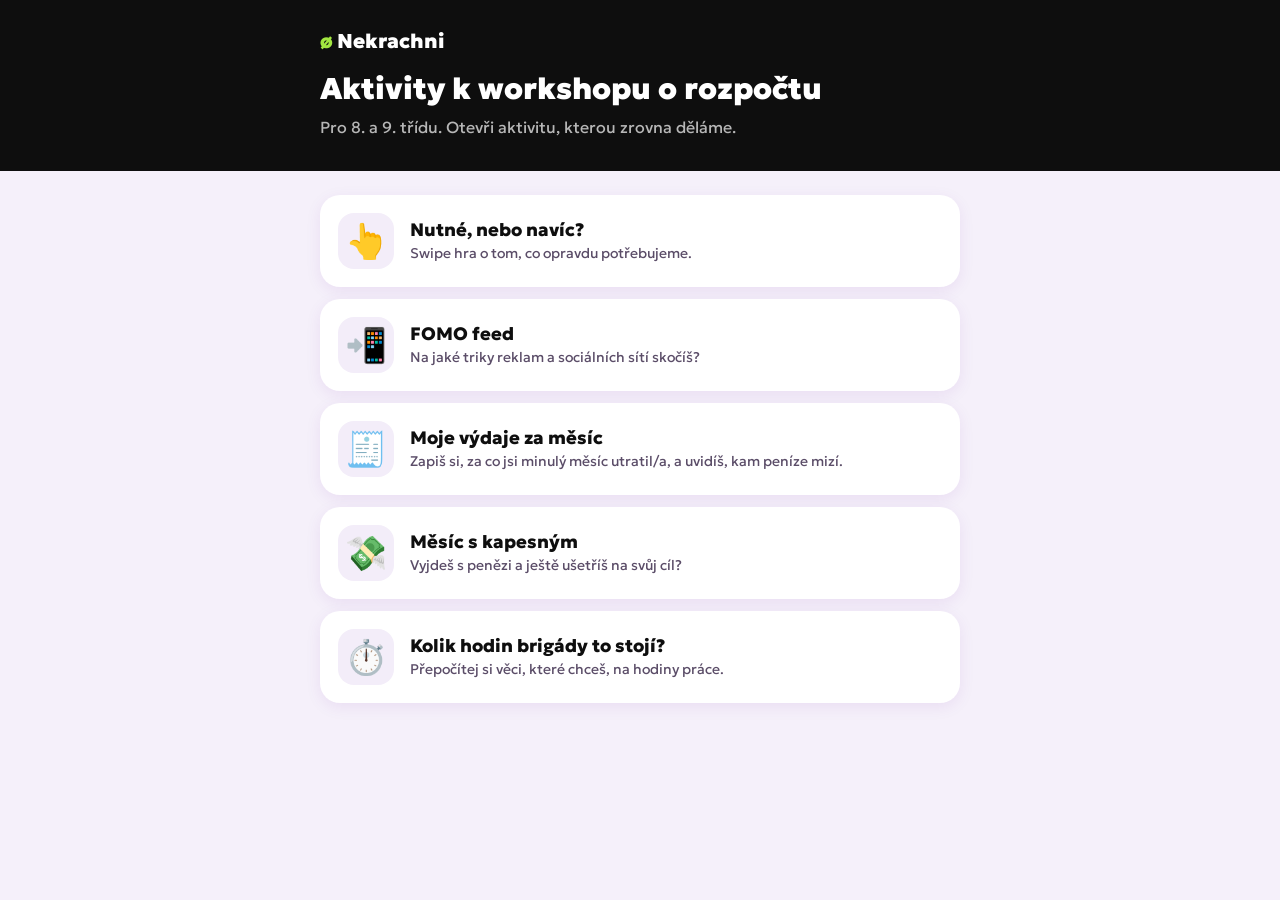
<file: index.html>
<!doctype html>
<html lang="cs">
<head>
<meta charset="utf-8">
<meta name="viewport" content="width=device-width, initial-scale=1">
<title>Aktivity k rozpočtu – Nekrachni</title>
<meta name="description" content="Interaktivní aktivity k workshopu Nekrachni o osobním rozpočtu.">
<link rel="preconnect" href="https://fonts.googleapis.com">
<link rel="preconnect" href="https://fonts.gstatic.com" crossorigin>
<link href="https://fonts.googleapis.com/css2?family=Geologica:wght@400;600;700;800;900&display=swap" rel="stylesheet">
<style>
  *, ::before, ::after { box-sizing: border-box; margin: 0; padding: 0; }
  :root { --lime: #A2E640; --purple: #67139F; --black: #0E0E0E; --bg: #f5f0fa; }
  body { background: var(--bg); font-family: Geologica, system-ui, sans-serif; color: var(--black); }
  header { background: var(--black); color: #fff; padding: 28px 20px 32px; }
  .wrap { max-width: 640px; margin: 0 auto; }
  .brand { font-size: 20px; font-weight: 900; }
  .brand span { color: var(--lime); }
  h1 { font-size: 30px; font-weight: 900; margin-top: 18px; line-height: 1.15; }
  header p { color: rgba(255,255,255,.7); margin-top: 8px; font-size: 16px; line-height: 1.5; }
  main { padding: 24px 20px 48px; }
  .list { display: grid; gap: 12px; }
  a.item, .item {
    display: flex; gap: 16px; align-items: center; text-decoration: none; color: inherit;
    background: #fff; border-radius: 20px; padding: 18px; box-shadow: 0 4px 16px rgba(103,19,159,.08);
  }
  a.item:hover { box-shadow: 0 6px 22px rgba(103,19,159,.16); }
  a.item:focus-visible { outline: 3px solid var(--purple); outline-offset: 2px; }
  .ico { font-size: 34px; width: 56px; height: 56px; border-radius: 16px; background: #f3edf9; display: flex; align-items: center; justify-content: center; flex-shrink: 0; }
  .item h2 { font-size: 18px; font-weight: 800; }
  .item p { font-size: 14px; color: #5b4d68; margin-top: 3px; line-height: 1.4; }
  .soon { opacity: .55; }
  .tag { display: inline-block; font-size: 11px; font-weight: 800; text-transform: uppercase; letter-spacing: .5px; padding: 3px 8px; border-radius: 999px; background: #efe7f7; color: var(--purple); margin-left: 6px; vertical-align: middle; }
</style>
</head>
<body>
<header>
  <div class="wrap">
    <div class="brand"><span>ø</span> Nekrachni</div>
    <h1>Aktivity k workshopu o rozpočtu</h1>
    <p>Pro 8. a 9. třídu. Otevři aktivitu, kterou zrovna děláme.</p>
  </div>
</header>
<main>
  <div class="wrap list">
    <a class="item" href="swipe/">
      <div class="ico">👆</div>
      <div><h2>Nutné, nebo navíc?</h2><p>Swipe hra o tom, co opravdu potřebujeme.</p></div>
    </a>
    <a class="item" href="fomo/">
      <div class="ico">📲</div>
      <div><h2>FOMO feed</h2><p>Na jaké triky reklam a sociálních sítí skočíš?</p></div>
    </a>
    <a class="item" href="vydaje/">
      <div class="ico">🧾</div>
      <div><h2>Moje výdaje za měsíc</h2><p>Zapiš si, za co jsi minulý měsíc utratil/a, a uvidíš, kam peníze mizí.</p></div>
    </a>
    <a class="item" href="kapesne/">
      <div class="ico">💸</div>
      <div><h2>Měsíc s kapesným</h2><p>Vyjdeš s penězi a ještě ušetříš na svůj cíl?</p></div>
    </a>
    <a class="item" href="hodiny/">
      <div class="ico">⏱️</div>
      <div><h2>Kolik hodin brigády to stojí?</h2><p>Přepočítej si věci, které chceš, na hodiny práce.</p></div>
    </a>
  </div>
</main>
</body>
</html>
</file>
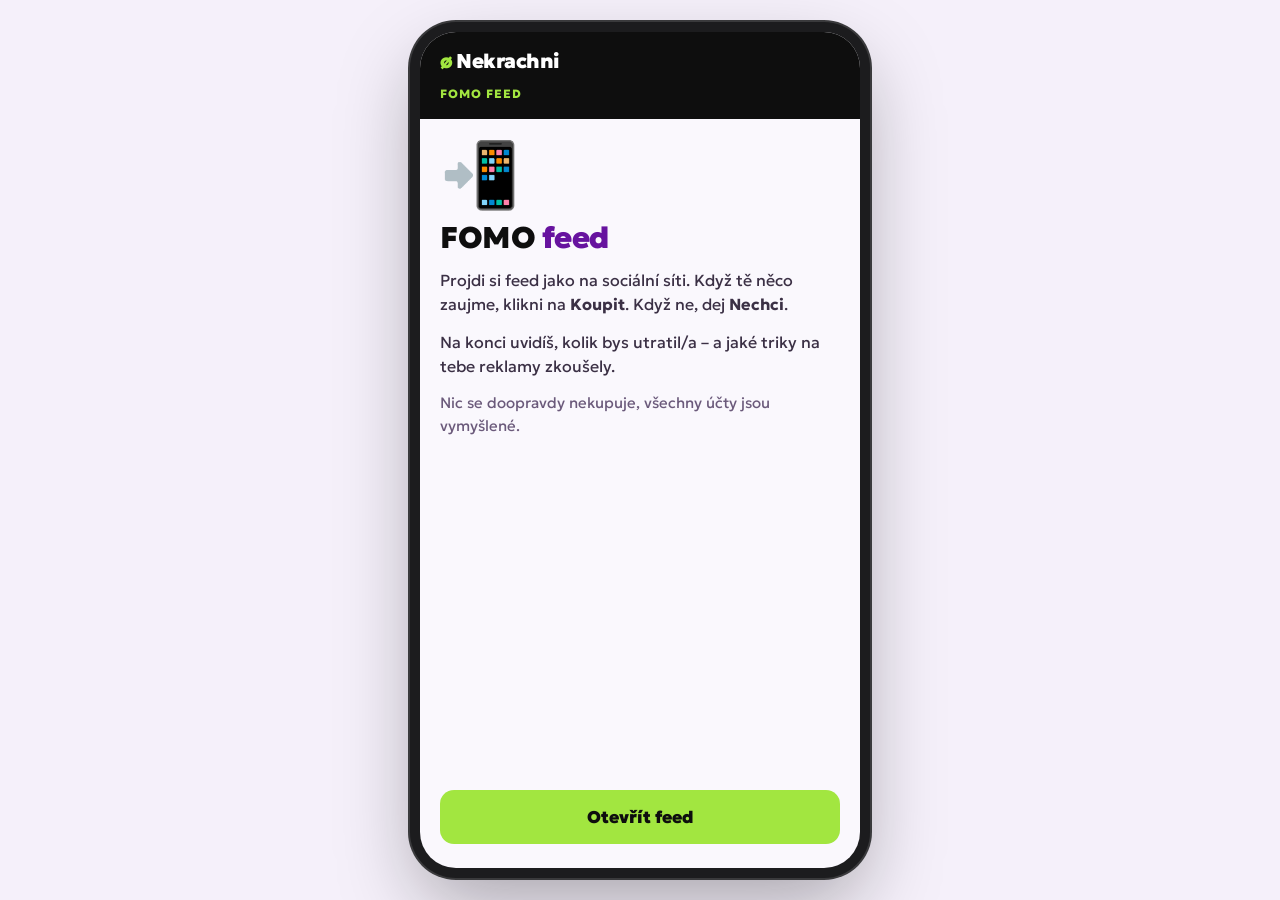
<file: fomo/index.html>
<!doctype html>
<html lang="cs">
<head>
<meta charset="utf-8">
<meta name="viewport" content="width=device-width, initial-scale=1, viewport-fit=cover">
<title>FOMO feed – Nekrachni</title>
<meta name="description" content="Na jaké triky reklam a sociálních sítí skočíš?">
<link rel="preconnect" href="https://fonts.googleapis.com">
<link rel="preconnect" href="https://fonts.gstatic.com" crossorigin>
<link href="https://fonts.googleapis.com/css2?family=Geologica:wght@400;600;700;800;900&display=swap" rel="stylesheet">
<link rel="stylesheet" href="../spolecne.css">
<style>
  #s-feed { padding: 0; background: #fff; }
  .post { border-bottom: 8px solid var(--bg); padding-bottom: 14px; }
  .post-head { display: flex; align-items: center; gap: 10px; padding: 12px 14px; }
  .avatar { width: 38px; height: 38px; border-radius: 50%; background: var(--soft); display: flex; align-items: center; justify-content: center; font-size: 20px; flex-shrink: 0; }
  .ucet { font-weight: 800; font-size: 15px; }
  .stitek { font-size: 12px; color: var(--muted); font-weight: 600; }
  .media {
    aspect-ratio: 1 / 1; max-height: 340px; width: 100%;
    display: flex; flex-direction: column; align-items: center; justify-content: center; gap: 10px;
    color: #fff; text-align: center; padding: 16px; position: relative;
  }
  .media .ik { font-size: 110px; line-height: 1; filter: drop-shadow(0 6px 14px rgba(0,0,0,.2)); }
  .media .nadpis { font-size: 24px; font-weight: 900; text-shadow: 0 2px 10px rgba(0,0,0,.35); line-height: 1.15; }
  .badge {
    position: absolute; top: 12px; left: 12px; background: var(--red); color: #fff;
    font-size: 14px; font-weight: 900; padding: 6px 10px; border-radius: 10px;
    font-variant-numeric: tabular-nums;
  }
  .post-text { padding: 12px 14px 0; font-size: 15px; line-height: 1.45; }
  .post-text b { font-weight: 800; }
  .cena-row { padding: 8px 14px 0; display: flex; align-items: baseline; gap: 10px; }
  .cena-row .cena { font-size: 22px; font-weight: 900; color: var(--purple); }
  .cena-row s { color: var(--muted); font-size: 15px; }
  .post-actions { display: grid; grid-template-columns: 1.4fr 1fr; gap: 8px; padding: 12px 14px 0; }
  .post-actions button {
    font-family: inherit; font-size: 15px; font-weight: 900; border: 2px solid transparent; border-radius: 12px;
    padding: 12px 8px; cursor: pointer;
  }
  .b-koupit { background: var(--lime); color: var(--black); }
  .b-nechci { background: var(--soft); color: var(--purple); }
  .post[data-volba=koupit] .b-koupit { border-color: var(--black); }
  .post[data-volba=koupit] .b-nechci, .post[data-volba=nechci] .b-koupit { opacity: .45; }
  .post[data-volba=nechci] .b-nechci { border-color: var(--purple); }
  .likes { padding: 10px 14px 0; font-size: 14px; color: var(--muted); }
  .feed-end { padding: 24px 20px 28px; text-align: center; background: var(--surface); }
  .feed-end p { margin-bottom: 14px; }

  .trik { padding: 12px 0; border-top: 1px solid rgba(103,19,159,.1); }
  .trik:first-of-type { border-top: none; padding-top: 0; }
  .trik .co { font-weight: 800; font-size: 16px; display: flex; justify-content: space-between; gap: 10px; }
  .trik .co span:last-child { white-space: nowrap; color: var(--purple); }
  .trik .tn { margin-top: 6px; }
  .trik p { font-size: 14px; color: #4a3d57; margin-top: 6px; line-height: 1.45; }
  .ubranene { display: flex; flex-wrap: wrap; gap: 6px; }
  .total { font-size: 36px; font-weight: 900; color: var(--purple); margin-top: 4px; }
</style>
</head>
<body>
<div class="app">
  <header class="top">
    <div class="brand"><a href="../"><span class="symbol">ø</span> Nekrachni</a></div>
    <div class="head-row">
      <span class="label" id="label">FOMO feed</span>
      <span class="head-info" id="kosik"></span>
    </div>
  </header>

  <main>
    <section class="screen active" id="s-intro">
      <div class="big-emoji">📲</div>
      <h1>FOMO <em>feed</em></h1>
      <p class="lead">Projdi si feed jako na sociální síti. Když tě něco zaujme, klikni na <strong>Koupit</strong>. Když ne, dej <strong>Nechci</strong>.</p>
      <p class="lead">Na konci uvidíš, kolik bys utratil/a – a jaké triky na tebe reklamy zkoušely.</p>
      <p class="muted" style="margin-top:14px">Nic se doopravdy nekupuje, všechny účty jsou vymyšlené.</p>
      <div class="spacer"></div>
      <button class="btn" id="startBtn">Otevřít feed</button>
    </section>

    <section class="screen" id="s-feed">
      <div id="feed"></div>
      <div class="feed-end">
        <p class="muted">Dojel/a jsi na konec feedu.</p>
        <button class="btn" id="konecBtn">Ukázat výsledek</button>
      </div>
    </section>

    <section class="screen" id="s-vysledek">
      <h2>Tvůj košík</h2>
      <div class="box">
        <h3>Ve feedu bys utratil/a</h3>
        <div class="total" id="total"></div>
        <p class="muted" id="srovnani"></p>
      </div>

      <div class="box" id="boxKoupeno">
        <h3>Triky, které zabraly</h3>
        <div id="koupeno"></div>
      </div>

      <div class="box" id="boxUbraneno">
        <h3>Triky, které tě nedostaly 💪</h3>
        <div class="ubranene" id="ubraneno"></div>
      </div>

      <div class="box key">
        <p><strong>Pravidlo 24 hodin:</strong> když něco chceš, počkej do zítřka. Jestli to budeš chtít i zítra, můžeš to koupit s klidnou hlavou.</p>
      </div>

      <div class="box">
        <h3>Do diskuse</h3>
        <p>Který trik je podle vás nejzáludnější? Viděli jste ho už někde doopravdy?</p>
      </div>

      <div class="actions">
        <button class="btn dark" id="againBtn">Projít feed znovu</button>
      </div>
    </section>
  </main>
</div>

<script src="prispevky.js"></script>
<script>
(function () {
  'use strict';
  var kc = new Intl.NumberFormat('cs-CZ');
  var kc1 = new Intl.NumberFormat('cs-CZ', { maximumFractionDigits: 1 });
  function formatKc(n) { return kc.format(n) + ' Kč'; }
  function esc(s) {
    return String(s).replace(/[&<>"']/g, function (c) {
      return { '&': '&amp;', '<': '&lt;', '>': '&gt;', '"': '&quot;', "'": '&#39;' }[c];
    });
  }
  function sklonKus(n) { return n === 1 ? 'poslední kus' : (n <= 4 ? 'poslední ' + n + ' kusy' : 'posledních ' + n + ' kusů'); }

  var P = window.PRISPEVKY;
  var volby = [];
  var $ = function (id) { return document.getElementById(id); };
  var timer = null;

  function ukaz(id) {
    document.querySelectorAll('.screen').forEach(function (s) { s.classList.remove('active'); });
    $(id).classList.add('active');
    $(id).scrollTop = 0;
  }

  function prispevek(p, i) {
    var lajky = 120 + ((i * 7919) % 4800);
    var media = '<div class="media" style="background:linear-gradient(135deg,' + p.barvy[0] + ',' + p.barvy[1] + ')">' +
      (p.odpocet ? '<span class="badge" data-odpocet="' + p.odpocet + '" data-zbyva="' + p.odpocet + '">⏱ </span>' : '') +
      (p.zbyva ? '<span class="badge">🔥 Zbývají ' + sklonKus(p.zbyva) + '</span>' : '') +
      '<span class="ik" aria-hidden="true">' + p.ikona + '</span>' +
      (p.nadpis ? '<span class="nadpis">' + esc(p.nadpis) + '</span>' : '') + '</div>';
    var kup = p.cena ?
      '<div class="cena-row"><span class="cena">' + formatKc(p.cena) + '</span>' +
        (p.puvodni ? '<s>' + formatKc(p.puvodni) + '</s>' : '') + '</div>' +
      '<div class="post-actions">' +
        '<button type="button" class="b-koupit" data-i="' + i + '" data-v="koupit">🛒 ' + esc(p.tlacitko || 'Koupit') + '</button>' +
        '<button type="button" class="b-nechci" data-i="' + i + '" data-v="nechci">Nechci</button></div>'
      : '<div class="likes">❤️ ' + kc.format(lajky) + ' lidem se to líbí</div>';
    return '<article class="post" id="post-' + i + '">' +
      '<div class="post-head"><span class="avatar" aria-hidden="true">' + p.avatar + '</span><div>' +
      '<div class="ucet">' + esc(p.ucet) + '</div>' +
      (p.stitek ? '<div class="stitek">' + esc(p.stitek) + '</div>' : '') + '</div></div>' +
      media +
      '<p class="post-text"><b>' + esc(p.ucet) + '</b> ' + esc(p.text) + '</p>' +
      kup + '</article>';
  }

  function aktualizujKosik() {
    var n = volby.filter(function (v) { return v === 'koupit'; }).length;
    $('kosik').innerHTML = '🛒 V košíku: <b>' + n + '</b>';
  }

  function tik() {
    document.querySelectorAll('[data-odpocet]').forEach(function (b) {
      var z = Number(b.dataset.zbyva) - 1;
      if (z < 0) z = Number(b.dataset.odpocet);
      b.dataset.zbyva = z;
      var m = Math.floor(z / 60), s = z % 60;
      b.textContent = '⏱ Končí za ' + m + ':' + (s < 10 ? '0' : '') + s;
    });
  }

  function start() {
    volby = P.map(function () { return null; });
    $('feed').innerHTML = P.map(prispevek).join('');
    aktualizujKosik();
    $('label').textContent = 'FOMO feed';
    clearInterval(timer); tik(); timer = setInterval(tik, 1000);
    ukaz('s-feed');
  }

  $('feed').addEventListener('click', function (e) {
    var b = e.target.closest('button[data-v]');
    if (!b) return;
    var i = Number(b.dataset.i);
    volby[i] = volby[i] === b.dataset.v ? null : b.dataset.v;
    var post = $('post-' + i);
    if (volby[i]) post.dataset.volba = volby[i]; else delete post.dataset.volba;
    aktualizujKosik();
  });

  function vysledek() {
    clearInterval(timer);
    var koupene = [], ubranene = [];
    P.forEach(function (p, i) {
      if (!p.cena) return;
      if (volby[i] === 'koupit') koupene.push(p); else ubranene.push(p);
    });
    var suma = koupene.reduce(function (a, p) { return a + p.cena; }, 0);
    $('total').textContent = formatKc(suma);
    var pomer = suma / window.KAPESNE;
    $('srovnani').textContent = suma === 0 ? 'Nekoupil/a sis nic. Reklamy na tebe nezabraly!' :
      pomer >= 1 ? 'To je ' + kc1.format(pomer) + '× měsíční kapesné (' + formatKc(window.KAPESNE) + ').'
                 : 'To je ' + Math.round(pomer * 100) + ' % měsíčního kapesného (' + formatKc(window.KAPESNE) + ').';

    $('boxKoupeno').style.display = koupene.length ? '' : 'none';
    $('koupeno').innerHTML = koupene.map(function (p) {
      return '<div class="trik"><div class="co"><span>' + p.ikona + ' ' + esc(p.trik) + '</span><span>' + formatKc(p.cena) + '</span></div>' +
        '<p>' + esc(p.vysvetleni) + '</p></div>';
    }).join('');
    $('boxUbraneno').style.display = ubranene.length ? '' : 'none';
    $('ubraneno').innerHTML = ubranene.map(function (p) {
      return '<span class="pill green">' + esc(p.trik) + '</span>';
    }).join('');
    $('label').textContent = 'Výsledek';
    ukaz('s-vysledek');
  }

  $('startBtn').addEventListener('click', start);
  $('againBtn').addEventListener('click', start);
  $('konecBtn').addEventListener('click', vysledek);
})();
</script>
</body>
</html>
</file>
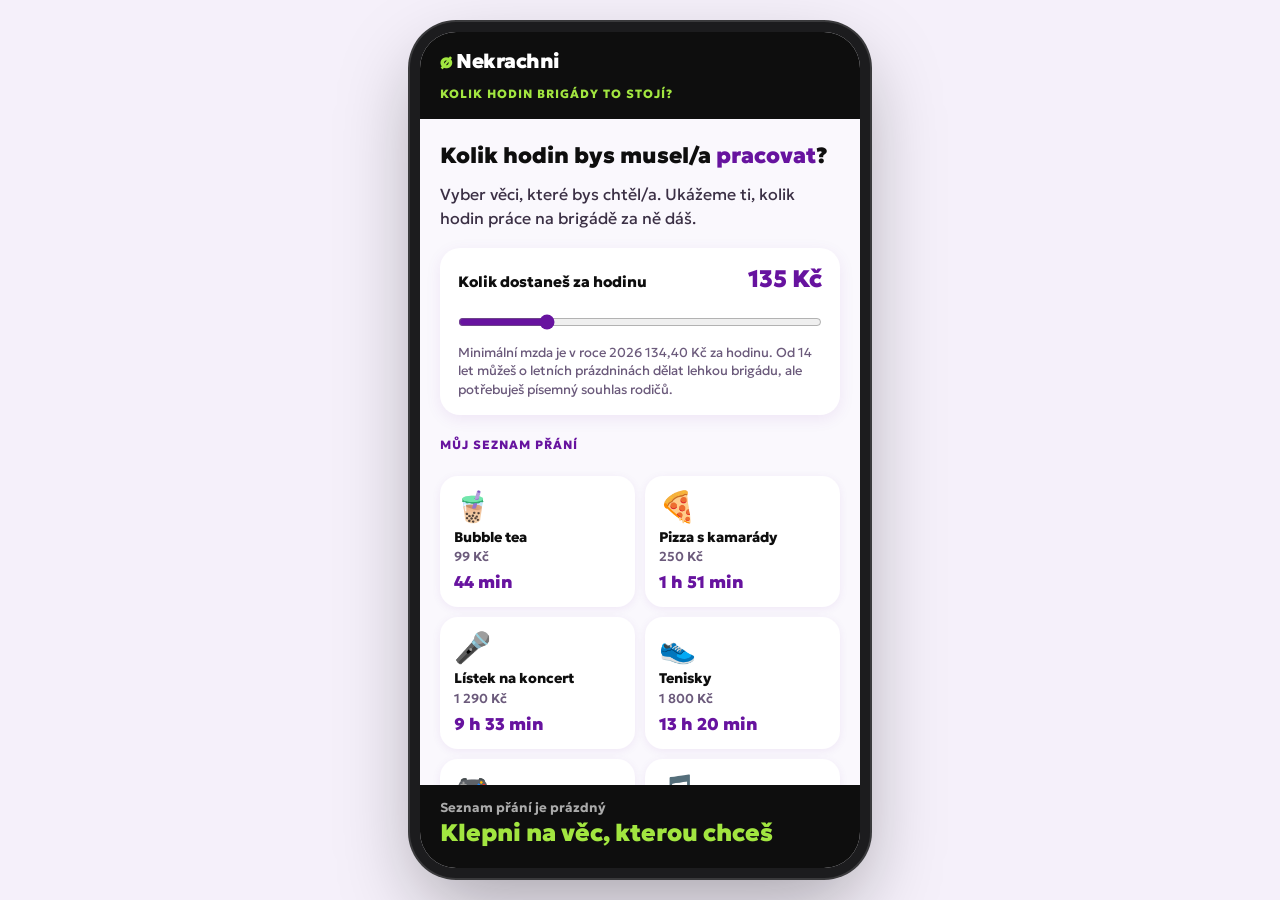
<file: hodiny/index.html>
<!doctype html>
<html lang="cs">
<head>
<meta charset="utf-8">
<meta name="viewport" content="width=device-width, initial-scale=1, viewport-fit=cover">
<title>Kolik hodin brigády to stojí? – Nekrachni</title>
<meta name="description" content="Přepočítej si věci, které chceš, na hodiny práce na brigádě.">
<link rel="preconnect" href="https://fonts.googleapis.com">
<link rel="preconnect" href="https://fonts.gstatic.com" crossorigin>
<link href="https://fonts.googleapis.com/css2?family=Geologica:wght@400;600;700;800;900&display=swap" rel="stylesheet">
<link rel="stylesheet" href="../spolecne.css">
<style>
  .sazba { background: #fff; border-radius: 20px; padding: 16px 18px; margin-top: 18px; box-shadow: 0 4px 16px rgba(103,19,159,.08); }
  .sazba-row { display: flex; justify-content: space-between; align-items: baseline; gap: 12px; }
  .sazba-row label { font-weight: 800; font-size: 15px; }
  .sazba-row output { font-size: 24px; font-weight: 900; color: var(--purple); white-space: nowrap; }
  input[type=range] { width: 100%; margin: 14px 0 8px; accent-color: var(--purple); height: 28px; }
  .sazba .muted { font-size: 13px; line-height: 1.4; }

  .grid { display: grid; grid-template-columns: 1fr 1fr; gap: 10px; margin-top: 14px; }
  .vec {
    font-family: inherit; text-align: left; cursor: pointer;
    background: #fff; border: 2px solid transparent; border-radius: 18px; padding: 12px;
    box-shadow: 0 2px 10px rgba(103,19,159,.07); display: flex; flex-direction: column; gap: 2px;
    position: relative; color: inherit;
  }
  .vec[aria-pressed=true] { border-color: var(--purple); background: #fbf8fe; }
  .vec[aria-pressed=true]::after {
    content: '✓'; position: absolute; top: 8px; right: 10px; width: 22px; height: 22px; border-radius: 50%;
    background: var(--purple); color: #fff; font-size: 13px; font-weight: 900; display: flex; align-items: center; justify-content: center;
  }
  .vec .ik { font-size: 30px; line-height: 1.1; }
  .vec .nz { font-weight: 800; font-size: 14px; line-height: 1.25; margin-top: 4px; }
  .vec .cn { font-size: 13px; color: var(--muted); font-weight: 600; }
  .vec .hod { font-size: 17px; font-weight: 900; color: var(--purple); margin-top: 4px; }

  .vlastni { display: grid; grid-template-columns: 1fr 110px; gap: 8px; margin-top: 10px; }
  .vlastni input {
    font-family: inherit; font-size: 16px; font-weight: 600; border: 2px solid #e4d9ef; border-radius: 12px;
    padding: 12px; background: #fff; min-width: 0; color: inherit;
  }
  .vlastni input:focus { border-color: var(--purple); outline: none; }
  .vlastni .btn { grid-column: 1 / -1; padding: 12px; font-size: 15px; }

  .souhrn { flex-shrink: 0; background: var(--black); color: #fff; padding: 14px 20px 18px; }
  .souhrn .s1 { font-size: 13px; color: rgba(255,255,255,.65); font-weight: 700; }
  .souhrn .s2 { font-size: 24px; font-weight: 900; color: var(--lime); margin-top: 2px; }
  .souhrn .s3 { font-size: 14px; color: rgba(255,255,255,.85); margin-top: 2px; }
</style>
</head>
<body>
<div class="app">
  <header class="top">
    <div class="brand"><a href="../"><span class="symbol">ø</span> Nekrachni</a></div>
    <div class="head-row"><span class="label">Kolik hodin brigády to stojí?</span></div>
  </header>

  <main>
    <section class="screen active">
      <h2>Kolik hodin bys musel/a <em>pracovat</em>?</h2>
      <p class="lead">Vyber věci, které bys chtěl/a. Ukážeme ti, kolik hodin práce na brigádě za ně dáš.</p>

      <div class="sazba">
        <div class="sazba-row">
          <label for="sazba">Kolik dostaneš za hodinu</label>
          <output id="sazbaOut" for="sazba"></output>
        </div>
        <input type="range" id="sazba">
        <p class="muted" id="sazbaPozn"></p>
      </div>

      <h3 style="margin-top:22px">Můj seznam přání</h3>
      <div class="grid" id="grid"></div>

      <form class="vlastni" id="vlastni" autocomplete="off">
        <input id="vlNazev" placeholder="Něco jiného? Napiš co" maxlength="40" aria-label="Název věci">
        <input id="vlCena" type="number" inputmode="numeric" min="1" max="999999" placeholder="Cena v Kč" aria-label="Cena v korunách">
        <button class="btn soft" type="submit">+ Přidat do seznamu</button>
      </form>

      <div class="box key">
        <p><strong>Než něco koupíš, zeptej se:</strong> Stálo by mi to za tolik hodin práce?</p>
      </div>
      <div style="height:8px"></div>
    </section>
  </main>

  <div class="souhrn" aria-live="polite">
    <div class="s1" id="s1"></div>
    <div class="s2" id="s2"></div>
    <div class="s3" id="s3"></div>
  </div>
</div>

<script src="veci.js"></script>
<script>
(function () {
  'use strict';
  var kc = new Intl.NumberFormat('cs-CZ');
  function formatKc(n) { return kc.format(n) + ' Kč'; }
  function esc(s) {
    return String(s).replace(/[&<>"']/g, function (c) {
      return { '&': '&amp;', '<': '&lt;', '>': '&gt;', '"': '&quot;', "'": '&#39;' }[c];
    });
  }
  function formatCas(cena, sazba) {
    var minut = Math.round(cena / sazba * 60);
    var h = Math.floor(minut / 60), m = minut % 60;
    if (h === 0) return m + ' min';
    if (m === 0) return h + ' h';
    return h + ' h ' + m + ' min';
  }
  function sklon(n, a, b, c) { return n === 1 ? a : (n >= 2 && n <= 4 ? b : c); }

  var S = window.SAZBA;
  var veci = window.VECI.map(function (v) { return { ikona: v.ikona, nazev: v.nazev, cena: v.cena, vybrano: false }; });
  var $ = function (id) { return document.getElementById(id); };
  var range = $('sazba');
  range.min = S.min; range.max = S.max; range.step = S.krok; range.value = S.vychozi;
  $('sazbaPozn').textContent = S.poznamka;

  function sazba() { return Number(range.value); }

  function vykresli() {
    var s = sazba();
    $('sazbaOut').textContent = formatKc(s);
    $('grid').innerHTML = veci.map(function (v, i) {
      return '<button type="button" class="vec" data-i="' + i + '" aria-pressed="' + v.vybrano + '">' +
        '<span class="ik" aria-hidden="true">' + v.ikona + '</span>' +
        '<span class="nz">' + esc(v.nazev) + '</span>' +
        '<span class="cn">' + formatKc(v.cena) + '</span>' +
        '<span class="hod">' + formatCas(v.cena, s) + '</span></button>';
    }).join('');
    souhrn();
  }

  function souhrn() {
    var s = sazba();
    var vybrane = veci.filter(function (v) { return v.vybrano; });
    if (!vybrane.length) {
      $('s1').textContent = 'Seznam přání je prázdný';
      $('s2').textContent = 'Klepni na věc, kterou chceš';
      $('s3').textContent = '';
      return;
    }
    var cena = vybrane.reduce(function (a, v) { return a + v.cena; }, 0);
    var hodin = cena / s;
    var brigad = Math.ceil(hodin / window.HODIN_NA_BRIGADU);
    $('s1').textContent = vybrane.length + ' ' + sklon(vybrane.length, 'věc', 'věci', 'věcí') + ' za ' + formatKc(cena);
    $('s2').textContent = formatCas(cena, s) + ' práce';
    $('s3').textContent = 'To je ' + brigad + ' ' + sklon(brigad, 'brigáda', 'brigády', 'brigád') +
      ' po ' + window.HODIN_NA_BRIGADU + ' hodinách.';
  }

  range.addEventListener('input', vykresli);
  $('grid').addEventListener('click', function (e) {
    var b = e.target.closest('.vec');
    if (!b) return;
    var v = veci[Number(b.dataset.i)];
    v.vybrano = !v.vybrano;
    b.setAttribute('aria-pressed', v.vybrano);
    souhrn();
  });
  $('vlastni').addEventListener('submit', function (e) {
    e.preventDefault();
    var nazev = $('vlNazev').value.trim();
    var cena = Math.round(Number($('vlCena').value));
    if (!nazev) { $('vlNazev').focus(); return; }
    if (!(cena > 0)) { $('vlCena').focus(); return; }
    veci.push({ ikona: '⭐', nazev: nazev, cena: cena, vybrano: true });
    $('vlNazev').value = ''; $('vlCena').value = '';
    vykresli();
  });

  vykresli();
})();
</script>
</body>
</html>
</file>
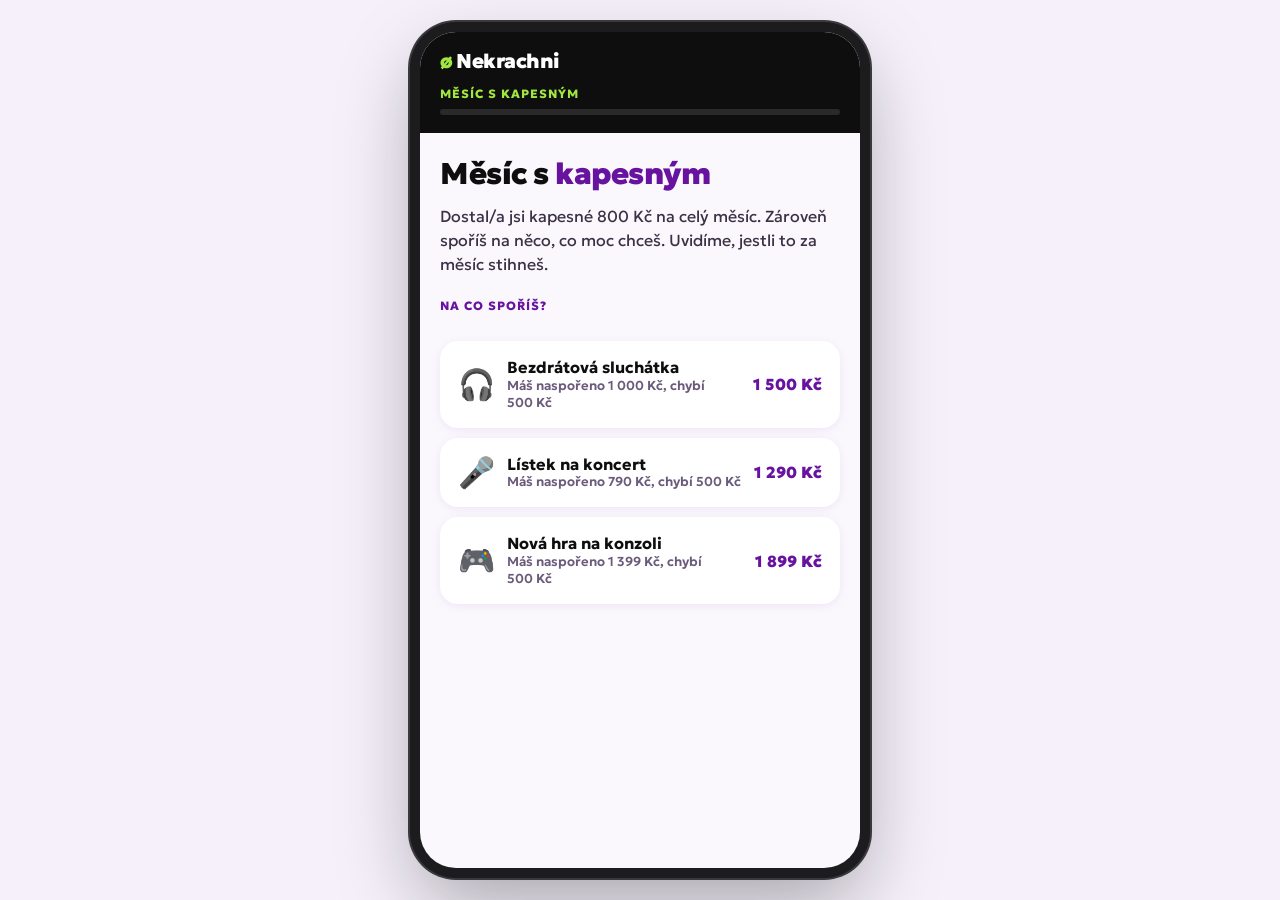
<file: kapesne/index.html>
<!doctype html>
<html lang="cs">
<head>
<meta charset="utf-8">
<meta name="viewport" content="width=device-width, initial-scale=1, viewport-fit=cover">
<title>Měsíc s kapesným – Nekrachni</title>
<meta name="description" content="Vyjdeš s kapesným a ještě ušetříš na svůj cíl?">
<link rel="preconnect" href="https://fonts.googleapis.com">
<link rel="preconnect" href="https://fonts.gstatic.com" crossorigin>
<link href="https://fonts.googleapis.com/css2?family=Geologica:wght@400;600;700;800;900&display=swap" rel="stylesheet">
<link rel="stylesheet" href="../spolecne.css">
<style>
  .penize { display: flex; gap: 14px; justify-content: flex-end; }
  .penize span { white-space: nowrap; }
  .volba {
    font-family: inherit; text-align: left; cursor: pointer; width: 100%;
    background: #fff; border: 2px solid transparent; border-radius: 18px; padding: 14px 16px;
    box-shadow: 0 2px 10px rgba(103,19,159,.08); display: flex; align-items: center; gap: 12px;
    font-size: 16px; font-weight: 700; color: inherit;
  }
  .volba:hover:not([disabled]) { border-color: var(--not); }
  .volba[disabled] { opacity: .45; cursor: not-allowed; }
  .volba .ik { font-size: 30px; }
  .volba .t { flex: 1; line-height: 1.3; }
  .volba .c { font-weight: 900; color: var(--purple); white-space: nowrap; }
  .volba .pozn { display: block; font-size: 12px; font-weight: 700; color: var(--red); margin-top: 3px; }
  .volby { display: grid; gap: 10px; margin-top: 18px; }
  .castky { display: grid; grid-template-columns: repeat(5, 1fr); gap: 8px; margin-top: 18px; }
  .castky button {
    font-family: inherit; font-size: 15px; font-weight: 900; padding: 14px 4px; border-radius: 14px; cursor: pointer;
    border: 2px solid transparent; background: #fff; box-shadow: 0 2px 10px rgba(103,19,159,.08); color: inherit;
  }
  .castky button[aria-pressed=true] { border-color: var(--purple); background: var(--soft); color: var(--purple); }
  .udalost { background: #fff; border-radius: 24px; padding: 22px 20px; box-shadow: 0 6px 22px rgba(103,19,159,.1); text-align: center; }
  .udalost .ik { font-size: 64px; line-height: 1; }
  .udalost p { font-size: 19px; font-weight: 700; line-height: 1.35; margin-top: 12px; }
  .tyden { font-size: 13px; font-weight: 800; color: var(--purple); text-transform: uppercase; letter-spacing: 1px; margin-bottom: 12px; }
  .zprava { margin-top: 14px; background: #fff3f3; color: #7d1a1f; border-radius: 14px; padding: 12px 14px; font-size: 14px; font-weight: 600; line-height: 1.4; }
  .postup { height: 16px; background: var(--soft); border-radius: 8px; overflow: hidden; margin: 12px 0 8px; display: flex; }
  .postup .a { background: var(--not); }
  .postup .b { background: var(--lime); }
  .radek { display: flex; justify-content: space-between; gap: 12px; padding: 7px 0; border-top: 1px solid rgba(103,19,159,.08); font-size: 15px; }
  .radek:first-child { border-top: none; }
  .radek b { white-space: nowrap; }
  .vysl-cil { font-size: 22px; font-weight: 900; margin-top: 4px; }
  .vysl-cil.ok { color: var(--green-text); }
  .vysl-cil.ne { color: var(--purple); }
</style>
</head>
<body>
<div class="app">
  <header class="top">
    <div class="brand"><a href="../"><span class="symbol">ø</span> Nekrachni</a></div>
    <div class="head-row">
      <span class="label" id="label">Měsíc s kapesným</span>
      <span class="head-info penize" id="penize"></span>
    </div>
    <div class="bar" aria-hidden="true"><div id="bar"></div></div>
  </header>

  <main>
    <!-- 1. Cíl -->
    <section class="screen active" id="s-cil">
      <h1>Měsíc s <em>kapesným</em></h1>
      <p class="lead" id="uvodText"></p>
      <h3 style="margin-top:22px">Na co spoříš?</h3>
      <div class="volby" id="cile"></div>
    </section>

    <!-- 2. Odložit na začátku -->
    <section class="screen" id="s-odlozit">
      <div class="big-emoji">🐷</div>
      <h2>Kolik si dáš do prasátka <em>hned</em>?</h2>
      <p class="lead" id="odlozitText"></p>
      <div class="castky" id="castky"></div>
      <p class="muted" style="margin-top:12px">Zbytek ti zůstane v peněžence na celý měsíc.</p>
      <div class="spacer"></div>
      <button class="btn" id="odlozitBtn" disabled>Začít měsíc</button>
    </section>

    <!-- 3. Události -->
    <section class="screen" id="s-udalost">
      <div class="tyden" id="tyden"></div>
      <div class="udalost">
        <div class="ik" id="udIkona" aria-hidden="true"></div>
        <p id="udText"></p>
      </div>
      <div class="volby" id="udVolby"></div>
      <div class="zprava" id="udZprava" hidden></div>
    </section>

    <!-- 4. Konec měsíce -->
    <section class="screen" id="s-zbytek">
      <div class="big-emoji">📅</div>
      <h2>Konec měsíce</h2>
      <p class="lead" id="zbytekText"></p>
      <div class="volby">
        <button class="volba" id="zbytekPrasatko"><span class="ik">🐷</span><span class="t">Dát je do prasátka</span></button>
        <button class="volba" id="zbytekNechat"><span class="ik">👛</span><span class="t">Nechat si je v peněžence</span></button>
      </div>
    </section>

    <!-- 5. Výsledek -->
    <section class="screen" id="s-vysledek">
      <h2>Jak ti to šlo?</h2>
      <div class="box">
        <h3 id="cilNadpis"></h3>
        <div class="postup" aria-hidden="true"><div class="a" id="postupA"></div><div class="b" id="postupB"></div></div>
        <p class="muted" id="postupText"></p>
        <div class="vysl-cil" id="cilVysledek"></div>
      </div>

      <div class="box">
        <h3>Kam šly peníze</h3>
        <div id="utraty"></div>
      </div>

      <div class="box key" id="ponaucení">
        <p id="ponauceni"></p>
      </div>

      <div class="box">
        <h3>Do diskuse</h3>
        <p>Která situace byla nejtěžší? Co bys příště udělal/a jinak?</p>
      </div>

      <div class="actions">
        <button class="btn dark" id="againBtn">Zkusit znovu</button>
      </div>
    </section>
  </main>
</div>

<script src="udalosti.js"></script>
<script>
(function () {
  'use strict';
  var kc = new Intl.NumberFormat('cs-CZ');
  function formatKc(n) { return kc.format(n) + ' Kč'; }
  function esc(s) {
    return String(s).replace(/[&<>"']/g, function (c) {
      return { '&': '&amp;', '<': '&lt;', '>': '&gt;', '"': '&quot;', "'": '&#39;' }[c];
    });
  }
  var $ = function (id) { return document.getElementById(id); };
  var U = window.UDALOSTI;

  var s; // stav hry
  function novyStav() {
    return { cil: null, odlozeno: null, penezenka: 0, prasatko: 0, krok: 0, utraty: {}, zPrasatka: [] };
  }

  function ukaz(id) {
    document.querySelectorAll('.screen').forEach(function (x) { x.classList.remove('active'); });
    $(id).classList.add('active');
    $(id).scrollTop = 0;
  }

  function hlavicka() {
    if (s.cil === null || s.odlozeno === null) { $('penize').innerHTML = ''; return; }
    $('penize').innerHTML = '<span>👛 <b>' + formatKc(s.penezenka) + '</b></span><span>🐷 <b>' + formatKc(s.prasatko) + '</b></span>';
  }

  // --- 1. cíl
  function krokCil() {
    s = novyStav();
    $('uvodText').textContent = 'Dostal/a jsi kapesné ' + formatKc(window.KAPESNE) + ' na celý měsíc. Zároveň spoříš na něco, co moc chceš. Uvidíme, jestli to za měsíc stihneš.';
    $('cile').innerHTML = window.CILE.map(function (c, i) {
      return '<button class="volba" data-i="' + i + '"><span class="ik">' + c.ikona + '</span>' +
        '<span class="t">' + esc(c.nazev) + '<span class="muted" style="display:block;font-weight:600;font-size:13px">' +
        'Máš naspořeno ' + formatKc(c.nasporeno) + ', chybí ' + formatKc(c.cena - c.nasporeno) + '</span></span>' +
        '<span class="c">' + formatKc(c.cena) + '</span></button>';
    }).join('');
    $('label').textContent = 'Měsíc s kapesným';
    $('bar').style.width = '0';
    hlavicka();
    ukaz('s-cil');
  }
  $('cile').addEventListener('click', function (e) {
    var b = e.target.closest('.volba'); if (!b) return;
    s.cil = window.CILE[Number(b.dataset.i)];
    krokOdlozit();
  });

  // --- 2. odložit
  function krokOdlozit() {
    var chybi = s.cil.cena - s.cil.nasporeno;
    $('odlozitText').textContent = 'Na ' + s.cil.nazev.toLowerCase() + ' ti chybí ' + formatKc(chybi) +
      '. Peníze, které odložíš hned na začátku, už nemůžeš omylem utratit.';
    $('castky').innerHTML = window.ODLOZIT_NA_ZACATKU.map(function (c) {
      return '<button type="button" data-c="' + c + '" aria-pressed="false">' + kc.format(c) + '</button>';
    }).join('');
    $('odlozitBtn').disabled = true;
    ukaz('s-odlozit');
  }
  $('castky').addEventListener('click', function (e) {
    var b = e.target.closest('button'); if (!b) return;
    $('castky').querySelectorAll('button').forEach(function (x) { x.setAttribute('aria-pressed', x === b); });
    s.odlozeno = Number(b.dataset.c);
    $('odlozitBtn').disabled = false;
    $('odlozitBtn').textContent = 'Odložit ' + formatKc(s.odlozeno) + ' a začít';
  });
  $('odlozitBtn').addEventListener('click', function () {
    s.prasatko = s.odlozeno;
    s.penezenka = window.KAPESNE - s.odlozeno;
    s.krok = 0;
    krokUdalost();
  });

  // --- 3. události
  function zaplat(cena, kategorie, popis) {
    if (cena <= 0) return;
    var zPen = Math.min(cena, s.penezenka);
    var zPra = cena - zPen;
    s.penezenka -= zPen;
    s.prasatko -= zPra;
    if (zPra > 0) s.zPrasatka.push({ popis: popis, castka: zPra });
    if (kategorie) s.utraty[kategorie] = (s.utraty[kategorie] || 0) + cena;
  }

  function krokUdalost() {
    var u = U[s.krok];
    $('label').textContent = 'Týden ' + u.tyden + ' ze 4';
    $('bar').style.width = (s.krok / U.length * 100) + '%';
    $('tyden').textContent = u.typ === 'prijem' ? 'Peníze navíc!' : (u.typ === 'povinne' ? 'Tohle se musí zaplatit' : 'Co uděláš?');
    $('udIkona').textContent = u.ikona;
    $('udText').textContent = u.text;
    $('udZprava').hidden = true;
    var moznosti;
    if (u.typ === 'povinne') moznosti = [{ text: 'Zaplatit', cena: u.cena, kategorie: u.kategorie }];
    else moznosti = u.moznosti;

    $('udVolby').innerHTML = moznosti.map(function (m, i) {
      var cena = m.cena || 0, pozn = '', disabled = false;
      if (u.typ !== 'prijem' && cena > s.penezenka) {
        if (cena <= s.penezenka + s.prasatko) pozn = 'V peněžence nemáš dost – ' + formatKc(cena - s.penezenka) + ' vezmeš z prasátka';
        else { pozn = 'Na tohle nemáš dost peněz'; disabled = true; }
      }
      var vpravo = u.typ === 'prijem'
        ? (m.doPrasatka ? '🐷 +' + formatKc(m.doPrasatka) : '')
        : (cena ? '−' + formatKc(cena) : 'zdarma');
      return '<button class="volba" data-i="' + i + '"' + (disabled ? ' disabled' : '') + '>' +
        '<span class="t">' + esc(m.text) + (pozn ? '<span class="pozn">' + esc(pozn) + '</span>' : '') + '</span>' +
        '<span class="c">' + vpravo + '</span></button>';
    }).join('');
    hlavicka();
    ukaz('s-udalost');
    $('udVolby').dataset.moznosti = JSON.stringify(moznosti);
  }

  $('udVolby').addEventListener('click', function (e) {
    var b = e.target.closest('.volba'); if (!b || b.disabled) return;
    var u = U[s.krok];
    var m = JSON.parse($('udVolby').dataset.moznosti)[Number(b.dataset.i)];
    if (u.typ === 'prijem') {
      s.prasatko += m.doPrasatka;
      s.penezenka += u.castka - m.doPrasatka;
    } else {
      zaplat(m.cena || 0, m.kategorie, u.text);
    }
    s.krok++;
    if (s.krok < U.length) krokUdalost(); else krokZbytek();
  });

  // --- 4. zbytek
  function krokZbytek() {
    $('bar').style.width = '100%';
    $('label').textContent = 'Konec měsíce';
    hlavicka();
    if (s.penezenka <= 0) { vysledek(); return; }
    $('zbytekText').textContent = 'V peněžence ti zbylo ' + formatKc(s.penezenka) + '. Co s nimi uděláš?';
    ukaz('s-zbytek');
  }
  $('zbytekPrasatko').addEventListener('click', function () { s.prasatko += s.penezenka; s.penezenka = 0; vysledek(); });
  $('zbytekNechat').addEventListener('click', vysledek);

  // --- 5. výsledek
  function vysledek() {
    hlavicka();
    $('label').textContent = 'Výsledek';
    var c = s.cil, celkem = c.nasporeno + s.prasatko;
    $('cilNadpis').textContent = c.ikona + ' ' + c.nazev + ' za ' + formatKc(c.cena);
    var a = Math.min(c.nasporeno / c.cena, 1) * 100;
    var b = Math.max(Math.min(celkem / c.cena, 1) * 100 - a, 0);
    $('postupA').style.width = a + '%';
    $('postupB').style.width = b + '%';
    $('postupText').textContent = 'Předtím ' + formatKc(c.nasporeno) + ' + tento měsíc ' + formatKc(s.prasatko) + ' = ' + formatKc(celkem);
    var ok = celkem >= c.cena;
    $('cilVysledek').className = 'vysl-cil ' + (ok ? 'ok' : 'ne');
    $('cilVysledek').textContent = ok ? 'Máš na to! 🎉' : 'Ještě chybí ' + formatKc(c.cena - celkem);

    var kat = Object.keys(s.utraty);
    var suma = kat.reduce(function (x, k) { return x + s.utraty[k]; }, 0);
    $('utraty').innerHTML = kat.length
      ? kat.sort(function (x, y) { return s.utraty[y] - s.utraty[x]; }).map(function (k) {
          return '<div class="radek"><span>' + esc(window.KATEGORIE[k] || k) + '</span><b>' + formatKc(s.utraty[k]) + '</b></div>';
        }).join('') + '<div class="radek"><span><b>Celkem</b></span><b>' + formatKc(suma) + '</b></div>'
      : '<p>Tento měsíc jsi neutratil/a skoro nic.</p>';

    var t;
    if (s.zPrasatka.length) {
      t = '<strong>Část peněz jsi musel/a vzít z prasátka.</strong> Proto se vyplatí mít rezervu na věci, které přijdou nečekaně – a hlídat drobné útraty na začátku měsíce.';
    } else if (s.odlozeno > 0) {
      t = '<strong>Odložit peníze hned na začátku funguje.</strong> Co je v prasátku, se neztratí v drobných útratách.';
    } else {
      t = '<strong>Zkus příště odložit něco hned na začátku.</strong> Peníze, které zůstanou v peněžence, se snadno rozkutálejí.';
    }
    $('ponauceni').innerHTML = t;
    ukaz('s-vysledek');
  }

  $('againBtn').addEventListener('click', krokCil);
  krokCil();
})();
</script>
</body>
</html>
</file>
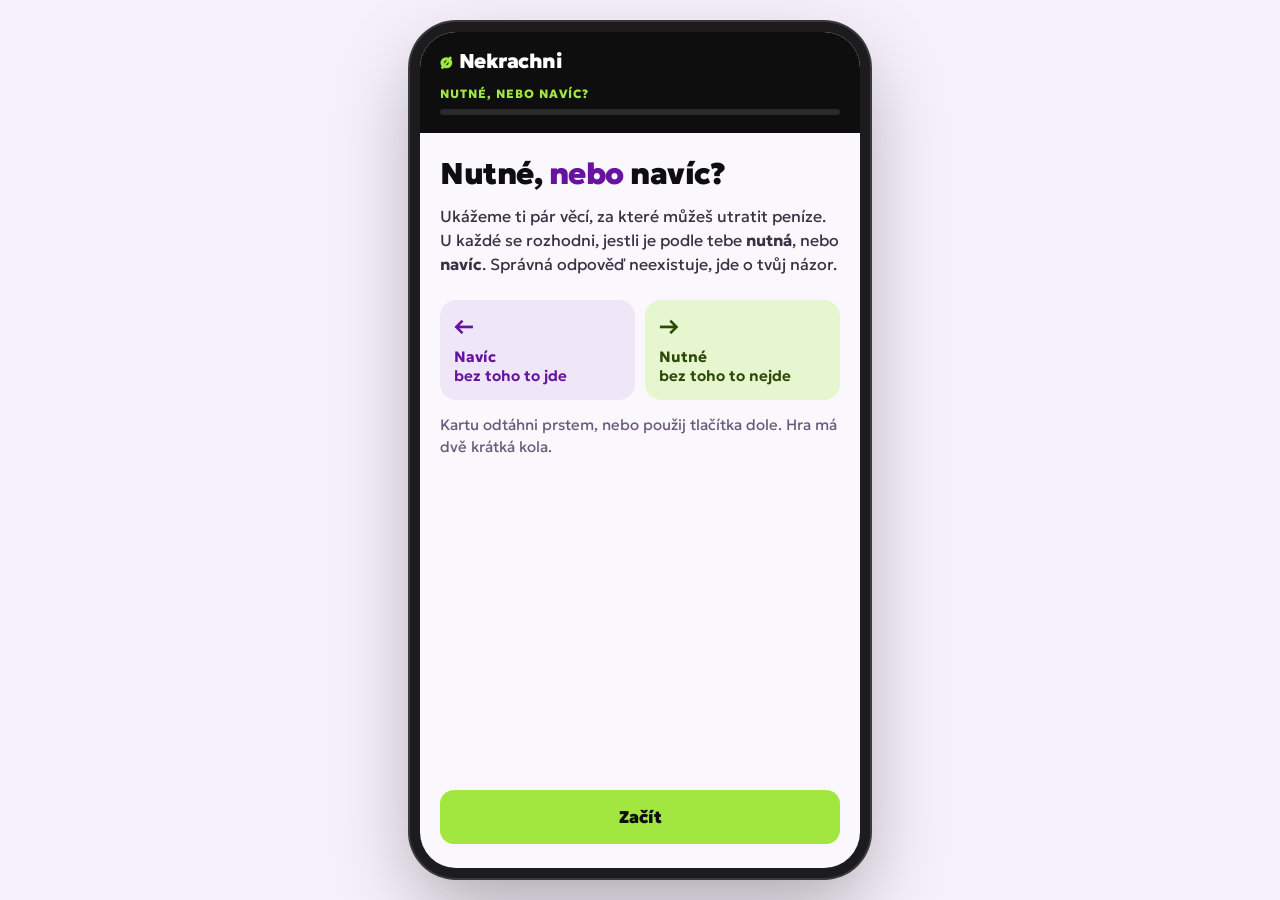
<file: swipe/index.html>
<!doctype html>
<html lang="cs">
<head>
<meta charset="utf-8">
<meta name="viewport" content="width=device-width, initial-scale=1, viewport-fit=cover">
<title>Nutné, nebo navíc? – Nekrachni</title>
<meta name="description" content="Swipe hra z workshopu Nekrachni o osobním rozpočtu.">
<link rel="preconnect" href="https://fonts.googleapis.com">
<link rel="preconnect" href="https://fonts.gstatic.com" crossorigin>
<link href="https://fonts.googleapis.com/css2?family=Geologica:wght@400;600;700;800;900&display=swap" rel="stylesheet">
<style>
  *, ::before, ::after { box-sizing: border-box; margin: 0; padding: 0; }
  :root {
    --lime: #A2E640;
    --purple: #67139F;
    --not: #AD8CCB;
    --black: #0E0E0E;
    --bg: #f5f0fa;
    --card: #ffffff;
    --muted: #6b5a7b;
  }
  html, body { height: 100%; }
  body {
    background: var(--bg);
    font-family: Geologica, system-ui, sans-serif;
    color: var(--black);
    display: flex; justify-content: center;
    -webkit-tap-highlight-color: transparent;
  }
  .app {
    width: 100%; max-width: 440px;
    min-height: 100dvh;
    display: flex; flex-direction: column;
    background: #faf8fd;
    overflow: hidden;
  }
  @media (min-width: 600px) {
    body { padding: 32px 16px; align-items: flex-start; }
    .app { min-height: 0; height: min(860px, calc(100dvh - 64px)); border-radius: 36px;
           box-shadow: 0 0 0 10px #1c1c1e, 0 0 0 12px #3a3a3c, 0 32px 80px rgba(14,14,14,.35); }
  }

  header {
    background: var(--black); color: #fff;
    padding: 16px 20px 18px; flex-shrink: 0;
  }
  .brand { font-size: 20px; font-weight: 900; letter-spacing: -.5px; display: flex; gap: 6px; align-items: center; }
  .brand .symbol { color: var(--lime); }
  .head-row { display: flex; justify-content: space-between; align-items: center; margin-top: 12px; gap: 12px; }
  .round-label { font-size: 12px; font-weight: 800; color: var(--lime); text-transform: uppercase; letter-spacing: 1px; }
  .progress-text { font-size: 12px; font-weight: 700; color: rgba(255,255,255,.55); }
  .bar { height: 6px; background: #2a2a2a; border-radius: 3px; margin-top: 8px; overflow: hidden; }
  .bar > div { height: 100%; background: var(--lime); width: 0; transition: width .25s; }

  main { flex: 1; display: flex; flex-direction: column; min-height: 0; }
  .screen { flex: 1; display: none; flex-direction: column; padding: 24px 20px; min-height: 0; }
  .screen.active { display: flex; }
  .scroll { overflow-y: auto; }

  h1 { font-size: 30px; font-weight: 900; line-height: 1.1; letter-spacing: -.5px; }
  h1 em { font-style: normal; color: var(--purple); }
  h2 { font-size: 22px; font-weight: 900; line-height: 1.15; }
  h3 { font-size: 12px; font-weight: 800; color: var(--purple); text-transform: uppercase; letter-spacing: 1px; margin-bottom: 10px; }
  p { font-size: 16px; line-height: 1.5; }
  .lead { margin-top: 14px; color: #3b3045; }

  .howto { display: grid; grid-template-columns: 1fr 1fr; gap: 10px; margin-top: 24px; }
  .howto div { border-radius: 16px; padding: 14px; font-weight: 700; font-size: 15px; line-height: 1.3; }
  .howto .l { background: #efe7f7; color: var(--purple); }
  .howto .r { background: #e6f7cf; color: #2c4a07; }
  .howto b { display: block; font-size: 22px; margin-bottom: 4px; }

  .btn {
    font-family: inherit; font-size: 17px; font-weight: 900;
    border: none; border-radius: 14px; padding: 16px 20px; cursor: pointer;
    background: var(--lime); color: var(--black); width: 100%;
  }
  .btn:focus-visible, .choice:focus-visible, .undo:focus-visible { outline: 3px solid var(--purple); outline-offset: 2px; }
  .btn.dark { background: var(--black); color: #fff; }
  .spacer { flex: 1; min-height: 24px; }

  /* Hra */
  .deck { position: relative; flex: 1; min-height: 300px; margin: 4px 0 18px; }
  .card {
    position: absolute; inset: 0;
    background: var(--card); border-radius: 28px;
    box-shadow: 0 10px 30px rgba(103,19,159,.14), 0 1px 0 rgba(103,19,159,.06);
    display: flex; flex-direction: column; align-items: center; justify-content: center;
    padding: 28px 24px; text-align: center;
    touch-action: none; user-select: none; -webkit-user-select: none;
    cursor: grab; will-change: transform;
  }
  .card.next { transform: scale(.94) translateY(14px); opacity: .7; cursor: default; }
  .card.dragging { cursor: grabbing; }
  .card .ikona { font-size: 84px; line-height: 1; }
  .card .nazev { font-size: 24px; font-weight: 800; margin-top: 18px; line-height: 1.2; }
  .card .cena { font-size: 30px; font-weight: 900; color: var(--purple); margin-top: 10px; }
  .card .pozn { font-size: 14px; color: var(--muted); font-weight: 600; margin-top: 2px; }
  .card .pribeh {
    margin-top: 20px; background: #f3edf9; border-radius: 16px; padding: 14px 16px;
    font-size: 17px; line-height: 1.4; font-weight: 600; color: #2d2238;
  }
  .stamp {
    position: absolute; top: 22px; padding: 6px 14px; border-radius: 10px;
    font-size: 22px; font-weight: 900; letter-spacing: 1px; opacity: 0; pointer-events: none;
    border: 3px solid;
  }
  .stamp.navic { right: 20px; color: var(--purple); border-color: var(--purple); transform: rotate(10deg); }
  .stamp.nutne { left: 20px; color: #3d6a06; border-color: #6fae14; transform: rotate(-10deg); }

  .choices { display: grid; grid-template-columns: 1fr 1fr; gap: 12px; flex-shrink: 0; }
  .choice {
    font-family: inherit; border: none; border-radius: 16px; padding: 16px 10px;
    font-size: 17px; font-weight: 900; cursor: pointer;
    display: flex; align-items: center; justify-content: center; gap: 8px;
  }
  .choice.navic { background: #efe7f7; color: var(--purple); }
  .choice.nutne { background: var(--lime); color: var(--black); }
  .undo {
    font-family: inherit; background: none; border: none; color: var(--muted);
    font-size: 14px; font-weight: 700; margin: 12px auto 0; padding: 6px 10px; cursor: pointer;
  }
  .undo[disabled] { visibility: hidden; }

  /* Mezihra */
  .big-emoji { font-size: 64px; margin-bottom: 14px; }

  /* Výsledky */
  .box { background: #fff; border-radius: 20px; padding: 18px; margin-top: 16px; box-shadow: 0 4px 16px rgba(103,19,159,.08); }
  .split { display: flex; height: 14px; border-radius: 7px; overflow: hidden; margin: 12px 0 10px; background: #efe7f7; }
  .split .n { background: var(--lime); }
  .split .v { background: var(--not); }
  .legend { display: flex; justify-content: space-between; gap: 12px; font-size: 15px; }
  .legend b { font-size: 20px; font-weight: 900; display: block; }
  .legend .v b { color: var(--purple); }
  .legend .v { text-align: right; }
  .zmena { padding: 12px 0; border-top: 1px solid rgba(103,19,159,.1); }
  .zmena:first-of-type { border-top: none; padding-top: 0; }
  .zmena .co { font-weight: 800; font-size: 16px; }
  .zmena .pr { font-size: 14px; color: #4a3d57; margin: 4px 0 8px; line-height: 1.4; }
  .pill { display: inline-block; font-size: 13px; font-weight: 800; padding: 4px 10px; border-radius: 999px; }
  .pill.nutne { background: #e6f7cf; color: #2c4a07; }
  .pill.navic { background: #efe7f7; color: var(--purple); }
  .arrow { color: var(--muted); margin: 0 6px; font-weight: 800; }
  .key { background: var(--black); color: #fff; }
  .key p { color: rgba(255,255,255,.85); }
  .key strong { color: var(--lime); }
  .muted { color: var(--muted); font-size: 15px; }
  .actions { margin-top: 20px; display: grid; gap: 10px; }

  @media (max-height: 700px) {
    .screen { padding: 16px 16px; }
    .deck { min-height: 260px; margin-bottom: 12px; }
    .card { padding: 20px 18px; }
    .card .ikona { font-size: 60px; }
    .card .nazev { font-size: 20px; margin-top: 12px; }
    .card .cena { font-size: 24px; margin-top: 6px; }
    .card .pribeh { margin-top: 14px; font-size: 15px; padding: 10px 12px; }
    .choice { padding: 14px 10px; }
  }

  @media (prefers-reduced-motion: reduce) {
    .bar > div { transition: none; }
  }
</style>
</head>
<body>
<div class="app">
  <header>
    <div class="brand"><span class="symbol">ø</span><span>Nekrachni</span></div>
    <div class="head-row">
      <span class="round-label" id="roundLabel">Nutné, nebo navíc?</span>
      <span class="progress-text" id="progressText"></span>
    </div>
    <div class="bar" aria-hidden="true"><div id="bar"></div></div>
  </header>

  <main>
    <!-- Úvod -->
    <section class="screen active" id="s-intro">
      <h1>Nutné, <em>nebo</em> navíc?</h1>
      <p class="lead">Ukážeme ti pár věcí, za které můžeš utratit peníze. U každé se rozhodni, jestli je podle tebe <strong>nutná</strong>, nebo <strong>navíc</strong>. Správná odpověď neexistuje, jde o tvůj názor.</p>
      <div class="howto">
        <div class="l"><b>←</b>Navíc<br><span style="font-weight:600">bez toho to jde</span></div>
        <div class="r"><b>→</b>Nutné<br><span style="font-weight:600">bez toho to nejde</span></div>
      </div>
      <p class="muted" style="margin-top:14px">Kartu odtáhni prstem, nebo použij tlačítka dole. Hra má dvě krátká kola.</p>
      <div class="spacer"></div>
      <button class="btn" id="startBtn">Začít</button>
    </section>

    <!-- Hra -->
    <section class="screen" id="s-game">
      <div class="deck" id="deck"></div>
      <div class="choices">
        <button class="choice navic" id="btnNavic" aria-label="Navíc">← Navíc</button>
        <button class="choice nutne" id="btnNutne" aria-label="Nutné">Nutné →</button>
      </div>
      <button class="undo" id="undoBtn" disabled>↶ Vrátit poslední kartu</button>
    </section>

    <!-- Mezi koly -->
    <section class="screen" id="s-between">
      <div class="big-emoji">📖</div>
      <h2>Kolo 2: teď s příběhem</h2>
      <p class="lead">Některé věci uvidíš znovu. Tentokrát ale budeš vědět, v jaké situaci je kupuješ. Rozhodni se znovu – klidně jinak než předtím.</p>
      <div class="spacer"></div>
      <button class="btn" id="round2Btn">Pokračovat</button>
    </section>

    <!-- Výsledky -->
    <section class="screen scroll" id="s-results">
      <h2>Hotovo! 🎉</h2>

      <div class="box">
        <h3>Kolo 1: bez příběhu</h3>
        <div class="split" aria-hidden="true"><div class="n" id="splitN"></div><div class="v" id="splitV"></div></div>
        <div class="legend">
          <div class="n">Nutné<b id="sumN"></b><span class="muted" id="cntN"></span></div>
          <div class="v">Navíc<b id="sumV"></b><span class="muted" id="cntV"></span></div>
        </div>
      </div>

      <div class="box">
        <h3>Kolo 2: kde rozhodl příběh</h3>
        <div id="zmeny"></div>
      </div>

      <div class="box key">
        <p><strong>Jestli je věc nutná, často nezáleží na věci samotné, ale na situaci.</strong></p>
        <p style="margin-top:10px">Před nákupem se vyplatí zeptat: Potřebuju to <em>teď</em>, nebo to jen <em>chci</em>?</p>
      </div>

      <div class="box">
        <h3>Porovnej se sousedem</h3>
        <p>Kam jste dali <strong>tenisky</strong>, <strong>Spotify</strong> a <strong>mobilní data</strong>? Máte to stejně? Proč ano, proč ne?</p>
      </div>

      <div class="actions">
        <button class="btn dark" id="againBtn">Hrát znovu</button>
      </div>
    </section>
  </main>
</div>

<script src="karty.js"></script>
<script>
(function () {
  'use strict';

  var kc = new Intl.NumberFormat('cs-CZ');
  function formatKc(n) { return kc.format(n) + ' Kč'; }
  function popis(volba) { return volba === 'nutne' ? 'Nutné' : 'Navíc'; }
  function esc(s) {
    return String(s).replace(/[&<>"']/g, function (c) {
      return { '&': '&amp;', '<': '&lt;', '>': '&gt;', '"': '&quot;', "'": '&#39;' }[c];
    });
  }

  var vec = {};
  window.KOLO_1.forEach(function (k) { vec[k.id] = k; });

  var kola = [
    window.KOLO_1.map(function (k) { return { id: k.id }; }),
    window.KOLO_2.filter(function (k) { return vec[k.id]; })
                 .map(function (k) { return { id: k.id, pribeh: k.pribeh }; })
  ];

  var stav;
  function novyStav() { return { kolo: 0, index: 0, volby: [[], []] }; }

  var $ = function (id) { return document.getElementById(id); };
  var deck = $('deck');

  function ukaz(screen) {
    document.querySelectorAll('.screen').forEach(function (s) { s.classList.remove('active'); });
    $(screen).classList.add('active');
  }

  function aktualizujHlavicku() {
    var karty = kola[stav.kolo];
    $('roundLabel').textContent = 'Kolo ' + (stav.kolo + 1) + (stav.kolo === 0 ? ': bez příběhu' : ': s příběhem');
    $('progressText').textContent = Math.min(stav.index + 1, karty.length) + ' / ' + karty.length;
    $('bar').style.width = (stav.index / karty.length * 100) + '%';
    $('undoBtn').disabled = stav.index === 0;
  }

  function vytvorKartu(k, dalsi) {
    var v = vec[k.id];
    var el = document.createElement('div');
    el.className = 'card' + (dalsi ? ' next' : '');
    el.innerHTML =
      '<span class="stamp nutne">NUTNÉ</span><span class="stamp navic">NAVÍC</span>' +
      '<div class="ikona" aria-hidden="true">' + v.ikona + '</div>' +
      '<div class="nazev">' + esc(v.nazev) + '</div>' +
      '<div class="cena">' + formatKc(v.cena) + '</div>' +
      (v.pozn ? '<div class="pozn">' + esc(v.pozn) + '</div>' : '') +
      (k.pribeh ? '<div class="pribeh">' + esc(k.pribeh) + '</div>' : '');
    if (dalsi) el.setAttribute('aria-hidden', 'true');
    return el;
  }

  var horni = null;
  var animuje = false;

  function vykresli() {
    deck.innerHTML = '';
    var karty = kola[stav.kolo];
    if (stav.index + 1 < karty.length) deck.appendChild(vytvorKartu(karty[stav.index + 1], true));
    horni = vytvorKartu(karty[stav.index], false);
    deck.appendChild(horni);
    pripojTahani(horni);
    aktualizujHlavicku();
  }

  function rozhodni(volba) {
    if (animuje || !horni) return;
    animuje = true;
    var karta = horni;
    var smer = volba === 'nutne' ? 1 : -1;
    var sirka = deck.offsetWidth || 360;
    var tahova = karta.querySelector('.stamp.' + volba);
    if (tahova) tahova.style.opacity = 1;
    karta.style.transition = 'transform .28s ease-in, opacity .28s ease-in';
    karta.style.transform = 'translateX(' + (smer * sirka * 1.4) + 'px) rotate(' + (smer * 22) + 'deg)';
    karta.style.opacity = '0';

    var karty = kola[stav.kolo];
    stav.volby[stav.kolo][stav.index] = { id: karty[stav.index].id, pribeh: karty[stav.index].pribeh, volba: volba };

    setTimeout(function () {
      animuje = false;
      stav.index++;
      if (stav.index < karty.length) { vykresli(); return; }
      if (stav.kolo === 0 && kola[1].length) {
        $('bar').style.width = '100%';
        ukaz('s-between');
        $('round2Btn').focus();
      } else {
        zobrazVysledky();
      }
    }, 260);
  }

  function vratit() {
    if (animuje || stav.index === 0) return;
    stav.index--;
    stav.volby[stav.kolo].length = stav.index;
    vykresli();
  }

  function pripojTahani(el) {
    var startX = 0, startY = 0, dx = 0, aktivni = false, cas = 0, pointerId = null;
    var stampN = el.querySelector('.stamp.nutne');
    var stampV = el.querySelector('.stamp.navic');

    el.addEventListener('pointerdown', function (e) {
      if (animuje) return;
      aktivni = true; pointerId = e.pointerId;
      startX = e.clientX; startY = e.clientY; dx = 0; cas = Date.now();
      el.setPointerCapture(pointerId);
      el.style.transition = 'none';
      el.classList.add('dragging');
    });
    el.addEventListener('pointermove', function (e) {
      if (!aktivni || e.pointerId !== pointerId) return;
      dx = e.clientX - startX;
      var dy = (e.clientY - startY) * 0.25;
      el.style.transform = 'translateX(' + dx + 'px) translateY(' + dy + 'px) rotate(' + (dx / 18) + 'deg)';
      var sila = Math.min(Math.abs(dx) / 90, 1);
      stampN.style.opacity = dx > 0 ? sila : 0;
      stampV.style.opacity = dx < 0 ? sila : 0;
    });
    function konec(e) {
      if (!aktivni || e.pointerId !== pointerId) return;
      aktivni = false;
      el.classList.remove('dragging');
      var rychlost = Math.abs(dx) / Math.max(Date.now() - cas, 1);
      if (Math.abs(dx) > 90 || (Math.abs(dx) > 30 && rychlost > 0.6)) {
        rozhodni(dx > 0 ? 'nutne' : 'navic');
      } else {
        el.style.transition = 'transform .2s ease-out';
        el.style.transform = '';
        stampN.style.opacity = 0; stampV.style.opacity = 0;
      }
    }
    el.addEventListener('pointerup', konec);
    el.addEventListener('pointercancel', konec);
  }

  function zobrazVysledky() {
    var r1 = stav.volby[0];
    var sumN = 0, sumV = 0, cntN = 0, cntV = 0, puvodni = {};
    r1.forEach(function (z) {
      puvodni[z.id] = z.volba;
      if (z.volba === 'nutne') { sumN += vec[z.id].cena; cntN++; } else { sumV += vec[z.id].cena; cntV++; }
    });
    var celkem = sumN + sumV || 1;
    $('splitN').style.width = (sumN / celkem * 100) + '%';
    $('splitV').style.width = (sumV / celkem * 100) + '%';
    $('sumN').textContent = formatKc(sumN);
    $('sumV').textContent = formatKc(sumV);
    $('cntN').textContent = sklonujVec(cntN);
    $('cntV').textContent = sklonujVec(cntV);

    var zmeny = stav.volby[1].filter(function (z) { return puvodni[z.id] && puvodni[z.id] !== z.volba; });
    var html;
    if (zmeny.length) {
      html = '<p class="muted" style="margin-bottom:12px">U těchto věcí ti příběh změnil odpověď:</p>' +
        zmeny.map(function (z) {
          var v = vec[z.id];
          return '<div class="zmena"><div class="co">' + v.ikona + ' ' + esc(v.nazev) + '</div>' +
            '<div class="pr">„' + esc(z.pribeh) + '“</div>' +
            '<span class="pill ' + puvodni[z.id] + '">' + popis(puvodni[z.id]) + '</span>' +
            '<span class="arrow">→</span>' +
            '<span class="pill ' + z.volba + '">' + popis(z.volba) + '</span></div>';
        }).join('');
    } else {
      html = '<p>Příběh ti odpověď nezměnil ani jednou. Máš jasno! Zkus to probrat se sousedem – vidí to stejně?</p>';
    }
    $('zmeny').innerHTML = html;

    $('roundLabel').textContent = 'Výsledky';
    $('progressText').textContent = '';
    $('bar').style.width = '100%';
    ukaz('s-results');
    $('s-results').scrollTop = 0;
  }

  function sklonujVec(n) {
    if (n === 1) return '1 věc';
    if (n >= 2 && n <= 4) return n + ' věci';
    return n + ' věcí';
  }

  function start() {
    stav = novyStav();
    ukaz('s-game');
    vykresli();
  }

  $('startBtn').addEventListener('click', start);
  $('againBtn').addEventListener('click', start);
  $('round2Btn').addEventListener('click', function () {
    stav.kolo = 1; stav.index = 0;
    ukaz('s-game');
    vykresli();
  });
  $('btnNutne').addEventListener('click', function () { rozhodni('nutne'); });
  $('btnNavic').addEventListener('click', function () { rozhodni('navic'); });
  $('undoBtn').addEventListener('click', vratit);

  document.addEventListener('keydown', function (e) {
    if (!$('s-game').classList.contains('active')) return;
    if (e.key === 'ArrowRight') { e.preventDefault(); rozhodni('nutne'); }
    else if (e.key === 'ArrowLeft') { e.preventDefault(); rozhodni('navic'); }
    else if ((e.key === 'Backspace' || (e.key === 'z' && (e.ctrlKey || e.metaKey)))) { e.preventDefault(); vratit(); }
  });
})();
</script>
</body>
</html>
</file>
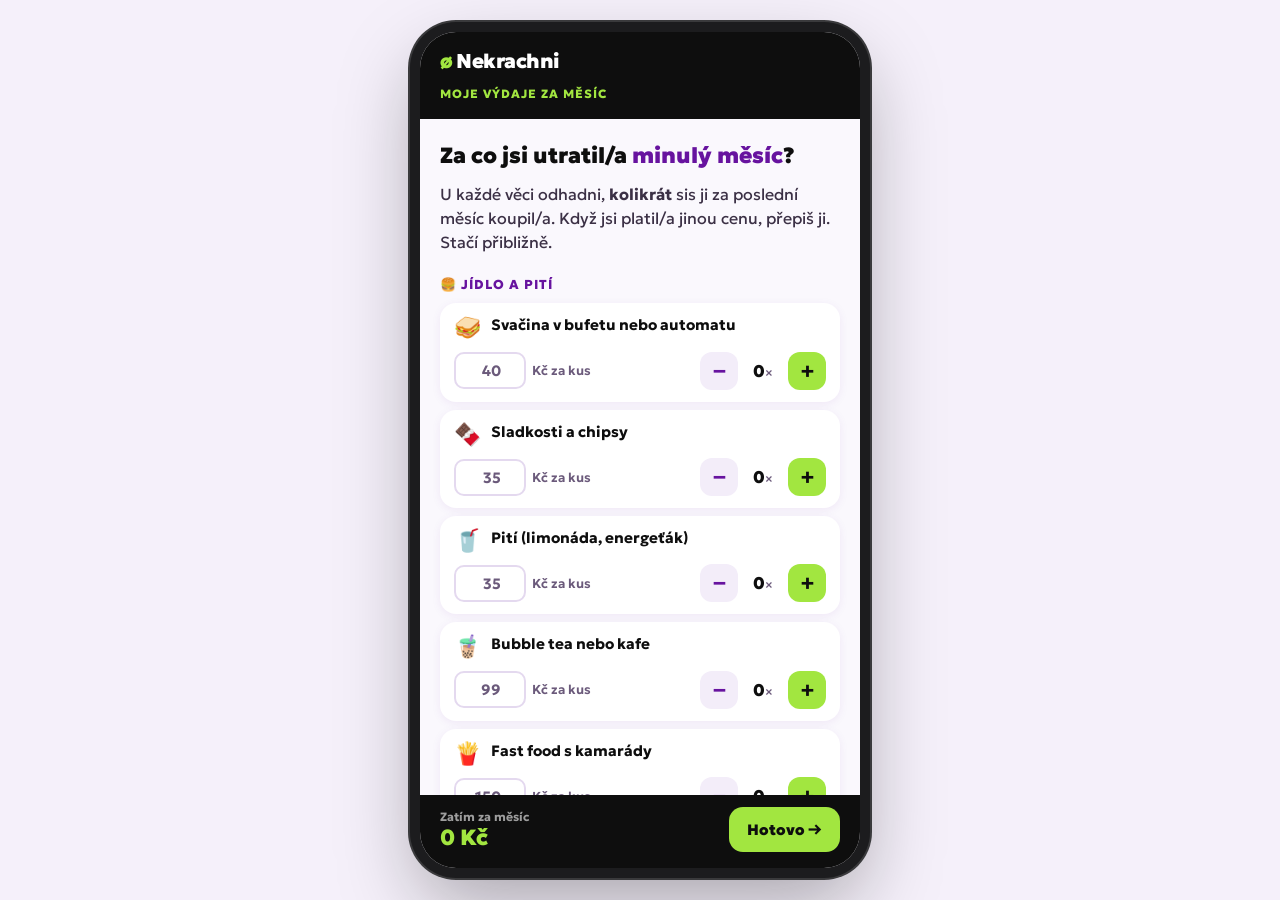
<file: vydaje/index.html>
<!doctype html>
<html lang="cs">
<head>
<meta charset="utf-8">
<meta name="viewport" content="width=device-width, initial-scale=1, viewport-fit=cover">
<title>Moje výdaje za měsíc – Nekrachni</title>
<meta name="description" content="Zmapuj si, za co jsi za poslední měsíc utratil/a peníze.">
<link rel="preconnect" href="https://fonts.googleapis.com">
<link rel="preconnect" href="https://fonts.gstatic.com" crossorigin>
<link href="https://fonts.googleapis.com/css2?family=Geologica:wght@400;600;700;800;900&display=swap" rel="stylesheet">
<link rel="stylesheet" href="../spolecne.css">
<style>
  .kat { margin-top: 22px; }
  .kat h3 { font-size: 13px; }
  .rad { background: #fff; border-radius: 16px; padding: 12px 14px; margin-top: 8px; box-shadow: 0 2px 10px rgba(103,19,159,.07); }
  .rad.aktivni { box-shadow: 0 0 0 2px var(--purple), 0 2px 10px rgba(103,19,159,.07); }
  .r1 { display: flex; align-items: flex-start; gap: 10px; }
  .r1 .ik { font-size: 22px; line-height: 1.2; }
  .r1 .nz { flex: 1; font-weight: 700; font-size: 15px; line-height: 1.3; }
  .r1 .sub { font-weight: 900; color: var(--purple); white-space: nowrap; font-size: 15px; }
  .r2 { display: flex; align-items: center; justify-content: space-between; gap: 10px; margin-top: 10px; }
  .cena { display: flex; align-items: center; gap: 6px; font-size: 13px; color: var(--muted); font-weight: 600; }
  .cena input {
    font-family: inherit; font-size: 15px; font-weight: 700; width: 72px; padding: 7px 8px; text-align: right;
    border: 2px solid #e4d9ef; border-radius: 10px; background: #fff; color: inherit;
  }
  .cena input:focus, .jine input:focus, .prijem input:focus { border-color: var(--purple); outline: none; }
  .stepper { display: flex; align-items: center; gap: 4px; }
  .stepper button {
    font-family: inherit; width: 38px; height: 38px; border-radius: 12px; border: none; cursor: pointer;
    font-size: 20px; font-weight: 900; background: var(--soft); color: var(--purple);
  }
  .stepper button.plus { background: var(--lime); color: var(--black); }
  .stepper output { min-width: 42px; text-align: center; font-weight: 900; font-size: 17px; }
  .stepper output small { font-size: 12px; color: var(--muted); font-weight: 700; }

  .jine { display: grid; grid-template-columns: 1fr 100px; gap: 8px; margin-top: 10px; }
  .jine input {
    font-family: inherit; font-size: 16px; font-weight: 600; border: 2px solid #e4d9ef; border-radius: 12px;
    padding: 11px 12px; background: #fff; min-width: 0; color: inherit;
  }
  .jine .btn { grid-column: 1 / -1; padding: 12px; font-size: 15px; }
  .smazat { font-family: inherit; background: none; border: none; color: var(--muted); font-size: 13px; font-weight: 700; cursor: pointer; padding: 4px 0; }

  .paticka { flex-shrink: 0; background: var(--black); color: #fff; padding: 12px 20px 16px; display: flex; align-items: center; gap: 14px; }
  .paticka .t { flex: 1; }
  .paticka .t1 { font-size: 12px; color: rgba(255,255,255,.6); font-weight: 700; }
  .paticka .t2 { font-size: 22px; font-weight: 900; color: var(--lime); }
  .paticka .btn { width: auto; padding: 13px 18px; font-size: 15px; }

  .total { font-size: 38px; font-weight: 900; color: var(--purple); line-height: 1.1; margin-top: 2px; }
  .prijem { display: flex; align-items: center; gap: 8px; margin-top: 12px; flex-wrap: wrap; }
  .prijem label { font-size: 14px; font-weight: 700; flex-basis: 100%; }
  .prijem input {
    font-family: inherit; font-size: 16px; font-weight: 700; width: 120px; padding: 10px 12px;
    border: 2px solid #e4d9ef; border-radius: 12px; color: inherit;
  }
  .bilance { margin-top: 10px; font-weight: 700; font-size: 15px; }

  .bars { display: grid; gap: 12px; }
  .bar-row .bl { display: flex; justify-content: space-between; gap: 10px; font-size: 14px; font-weight: 700; }
  .bar-row .bl span:last-child { white-space: nowrap; }
  .bar-row .bl small { color: var(--muted); font-weight: 600; }
  .bar-track { height: 12px; margin-top: 5px; }
  .bar-fill { height: 100%; background: var(--purple); border-radius: 0 4px 4px 0; min-width: 3px; }
  .top3 li { list-style: none; display: flex; justify-content: space-between; gap: 10px; padding: 8px 0; border-top: 1px solid rgba(103,19,159,.08); font-size: 15px; }
  .top3 li:first-child { border-top: none; }
  .top3 b { white-space: nowrap; }
  .otazky li { margin: 6px 0 0 18px; font-size: 15px; line-height: 1.45; }
</style>
</head>
<body>
<div class="app">
  <header class="top">
    <div class="brand"><a href="../"><span class="symbol">ø</span> Nekrachni</a></div>
    <div class="head-row"><span class="label" id="label">Moje výdaje za měsíc</span></div>
  </header>

  <main>
    <section class="screen active" id="s-zapis">
      <h2>Za co jsi utratil/a <em>minulý měsíc</em>?</h2>
      <p class="lead">U každé věci odhadni, <strong>kolikrát</strong> sis ji za poslední měsíc koupil/a. Když jsi platil/a jinou cenu, přepiš ji. Stačí přibližně.</p>
      <div id="kategorie"></div>

      <div class="kat">
        <h3>➕ Něco jiného</h3>
        <div id="vlastni"></div>
        <form class="jine" id="jineForm" autocomplete="off">
          <input id="jineNazev" placeholder="Za co?" maxlength="40" aria-label="Za co">
          <input id="jineCena" type="number" inputmode="numeric" min="1" max="99999" placeholder="Kč celkem" aria-label="Kolik korun celkem">
          <button class="btn soft" type="submit">+ Přidat</button>
        </form>
      </div>
      <div style="height:12px"></div>
    </section>

    <section class="screen" id="s-mapa">
      <h2>Tvoje výdaje za měsíc</h2>
      <div class="box">
        <h3>Celkem jsi utratil/a zhruba</h3>
        <div class="total" id="total"></div>
        <div class="prijem">
          <label for="prijem">Kolik peněz jsi za ten měsíc dostal/a nebo vydělal/a? (nepovinné)</label>
          <input id="prijem" type="number" inputmode="numeric" min="0" max="999999" placeholder="Kč">
        </div>
        <p class="bilance" id="bilance" aria-live="polite"></p>
      </div>

      <div class="box">
        <h3>Podle kategorií</h3>
        <div class="bars" id="bars"></div>
      </div>

      <div class="box">
        <h3>Nejvíc peněz šlo za</h3>
        <ul class="top3" id="top3"></ul>
      </div>

      <div class="box key">
        <p><strong>Zamysli se:</strong></p>
        <ul class="otazky">
          <li>Překvapilo tě, kolik to dohromady dělá?</li>
          <li>Která útrata ti udělala největší radost?</li>
          <li>Bez které by ses příště klidně obešel/obešla?</li>
        </ul>
      </div>

      <div class="actions">
        <button class="btn soft" id="zpetBtn">← Upravit čísla</button>
        <button class="btn dark" id="znovuBtn">Začít znovu</button>
      </div>
    </section>
  </main>

  <div class="paticka" id="paticka">
    <div class="t"><div class="t1">Zatím za měsíc</div><div class="t2" id="prubezne">0 Kč</div></div>
    <button class="btn" id="hotovoBtn">Hotovo →</button>
  </div>
</div>

<script src="polozky.js"></script>
<script>
(function () {
  'use strict';
  var kc = new Intl.NumberFormat('cs-CZ');
  function formatKc(n) { return kc.format(Math.round(n)) + ' Kč'; }
  function esc(s) {
    return String(s).replace(/[&<>"']/g, function (c) {
      return { '&': '&amp;', '<': '&lt;', '>': '&gt;', '"': '&quot;', "'": '&#39;' }[c];
    });
  }
  var $ = function (id) { return document.getElementById(id); };
  var MAX_POCET = 99;

  var kat, vlastni;
  function reset() {
    kat = window.KATEGORIE_VYDAJU.map(function (k) {
      return { nazev: k.nazev, ikona: k.ikona, polozky: k.polozky.map(function (p) {
        return { ikona: p.ikona, nazev: p.nazev, cena: p.cena, jednotka: p.jednotka || 'za kus', pocet: 0 };
      }) };
    });
    vlastni = [];
    $('prijem').value = '';
  }

  function sumaPolozky(p) { return p.pocet * (p.cena || 0); }
  function sumaKat(k) { return k.polozky.reduce(function (a, p) { return a + sumaPolozky(p); }, 0); }
  function sumaVlastni() { return vlastni.reduce(function (a, v) { return a + v.castka; }, 0); }
  function celkem() { return kat.reduce(function (a, k) { return a + sumaKat(k); }, 0) + sumaVlastni(); }

  function vykresli() {
    $('kategorie').innerHTML = kat.map(function (k, ki) {
      return '<div class="kat"><h3>' + k.ikona + ' ' + esc(k.nazev) + '</h3>' +
        k.polozky.map(function (p, pi) {
          var id = ki + '-' + pi;
          return '<div class="rad' + (p.pocet ? ' aktivni' : '') + '" id="rad-' + id + '">' +
            '<div class="r1"><span class="ik" aria-hidden="true">' + p.ikona + '</span>' +
            '<span class="nz">' + esc(p.nazev) + '</span>' +
            '<span class="sub" id="sub-' + id + '">' + (p.pocet ? formatKc(sumaPolozky(p)) : '') + '</span></div>' +
            '<div class="r2"><label class="cena">' +
            '<input type="number" inputmode="numeric" min="0" max="99999" value="' + p.cena + '" data-cena="' + id + '" aria-label="Cena: ' + esc(p.nazev) + '"> Kč ' + esc(p.jednotka) + '</label>' +
            '<div class="stepper">' +
            '<button type="button" data-krok="' + id + '" data-d="-1" aria-label="Méně: ' + esc(p.nazev) + '">−</button>' +
            '<output id="poc-' + id + '">' + p.pocet + '<small>×</small></output>' +
            '<button type="button" class="plus" data-krok="' + id + '" data-d="1" aria-label="Více: ' + esc(p.nazev) + '">+</button>' +
            '</div></div></div>';
        }).join('') + '</div>';
    }).join('');
    vykresliVlastni();
    prubezne();
  }

  function vykresliVlastni() {
    $('vlastni').innerHTML = vlastni.map(function (v, i) {
      return '<div class="rad aktivni"><div class="r1"><span class="ik">⭐</span><span class="nz">' + esc(v.nazev) +
        '<br><button type="button" class="smazat" data-smazat="' + i + '">Odebrat</button></span>' +
        '<span class="sub">' + formatKc(v.castka) + '</span></div></div>';
    }).join('');
  }

  function najdi(id) { var x = id.split('-'); return kat[Number(x[0])].polozky[Number(x[1])]; }

  function aktualizujRadek(id) {
    var p = najdi(id);
    $('poc-' + id).innerHTML = p.pocet + '<small>×</small>';
    $('sub-' + id).textContent = p.pocet ? formatKc(sumaPolozky(p)) : '';
    $('rad-' + id).classList.toggle('aktivni', p.pocet > 0);
    prubezne();
  }

  function prubezne() { $('prubezne').textContent = formatKc(celkem()); }

  $('kategorie').addEventListener('click', function (e) {
    var b = e.target.closest('button[data-krok]'); if (!b) return;
    var p = najdi(b.dataset.krok);
    p.pocet = Math.max(0, Math.min(MAX_POCET, p.pocet + Number(b.dataset.d)));
    aktualizujRadek(b.dataset.krok);
  });
  $('kategorie').addEventListener('input', function (e) {
    var id = e.target.dataset.cena; if (!id) return;
    var v = Number(e.target.value);
    najdi(id).cena = v > 0 ? Math.round(v) : 0;
    aktualizujRadek(id);
  });
  $('jineForm').addEventListener('submit', function (e) {
    e.preventDefault();
    var n = $('jineNazev').value.trim(), c = Math.round(Number($('jineCena').value));
    if (!n) { $('jineNazev').focus(); return; }
    if (!(c > 0)) { $('jineCena').focus(); return; }
    vlastni.push({ nazev: n, castka: c });
    $('jineNazev').value = ''; $('jineCena').value = '';
    vykresliVlastni(); prubezne();
  });
  $('vlastni').addEventListener('click', function (e) {
    var b = e.target.closest('[data-smazat]'); if (!b) return;
    vlastni.splice(Number(b.dataset.smazat), 1);
    vykresliVlastni(); prubezne();
  });

  function ukaz(id) {
    document.querySelectorAll('.screen').forEach(function (s) { s.classList.remove('active'); });
    $(id).classList.add('active');
    $(id).scrollTop = 0;
    $('paticka').style.display = id === 's-zapis' ? '' : 'none';
    $('label').textContent = id === 's-zapis' ? 'Moje výdaje za měsíc' : 'Mapa výdajů';
  }

  function bilance() {
    var p = Number($('prijem').value), c = celkem();
    if (!$('prijem').value || !(p >= 0)) { $('bilance').textContent = ''; return; }
    var r = p - c;
    $('bilance').textContent = r > 0 ? 'Zbylo ti zhruba ' + formatKc(r) + '. Kam se tyhle peníze poděly?'
      : r === 0 ? 'Utratil/a jsi přesně tolik, kolik jsi měl/a.'
      : 'Utratil/a jsi o ' + formatKc(-r) + ' víc, než jsi měl/a. Odkud se ty peníze vzaly?';
  }

  function mapa() {
    var c = celkem();
    $('total').textContent = formatKc(c);
    bilance();
    var radky = kat.map(function (k) { return { nazev: k.ikona + ' ' + k.nazev, suma: sumaKat(k) }; });
    if (vlastni.length) radky.push({ nazev: '⭐ Něco jiného', suma: sumaVlastni() });
    radky = radky.filter(function (r) { return r.suma > 0; }).sort(function (a, b) { return b.suma - a.suma; });
    var max = radky.length ? radky[0].suma : 1;
    $('bars').innerHTML = radky.length ? radky.map(function (r) {
      var pct = Math.round(r.suma / c * 100);
      return '<div class="bar-row"><div class="bl"><span>' + esc(r.nazev) + '</span><span>' + formatKc(r.suma) +
        ' <small>(' + pct + ' %)</small></span></div>' +
        '<div class="bar-track"><div class="bar-fill" style="width:' + (r.suma / max * 100) + '%"></div></div></div>';
    }).join('') : '<p class="muted">Zatím nemáš zapsané žádné výdaje. Vrať se a doplň čísla.</p>';

    var vse = [];
    kat.forEach(function (k) { k.polozky.forEach(function (p) {
      if (p.pocet) vse.push({ nazev: p.ikona + ' ' + p.nazev + (p.pocet > 1 ? ' (' + p.pocet + '×)' : ''), suma: sumaPolozky(p) });
    }); });
    vlastni.forEach(function (v) { vse.push({ nazev: '⭐ ' + v.nazev, suma: v.castka }); });
    vse.sort(function (a, b) { return b.suma - a.suma; });
    $('top3').innerHTML = vse.slice(0, 3).map(function (v) {
      return '<li><span>' + esc(v.nazev) + '</span><b>' + formatKc(v.suma) + '</b></li>';
    }).join('') || '<li class="muted">Nic zapsaného.</li>';
    ukaz('s-mapa');
  }

  $('hotovoBtn').addEventListener('click', mapa);
  $('prijem').addEventListener('input', bilance);
  $('zpetBtn').addEventListener('click', function () { ukaz('s-zapis'); });
  $('znovuBtn').addEventListener('click', function () { reset(); vykresli(); ukaz('s-zapis'); });

  reset();
  vykresli();
})();
</script>
</body>
</html>
</file>
<file: spolecne.css>
/* Společný vzhled aktivit Nekrachni (FOMO feed, Měsíc s kapesným, Kolik hodin brigády) */
*, ::before, ::after { box-sizing: border-box; margin: 0; padding: 0; }
:root {
  --lime: #A2E640;
  --purple: #67139F;
  --not: #AD8CCB;
  --black: #0E0E0E;
  --bg: #f5f0fa;
  --surface: #faf8fd;
  --muted: #6b5a7b;
  --soft: #f3edf9;
  --green-soft: #e6f7cf;
  --green-text: #2c4a07;
  --red: #c0262d;
}
html, body { height: 100%; }
body {
  background: var(--bg);
  font-family: Geologica, system-ui, sans-serif;
  color: var(--black);
  display: flex; justify-content: center;
  -webkit-tap-highlight-color: transparent;
}
.app {
  width: 100%; max-width: 440px;
  min-height: 100dvh;
  display: flex; flex-direction: column;
  background: var(--surface);
  overflow: hidden;
}
@media (min-width: 600px) {
  body { padding: 32px 16px; align-items: flex-start; }
  .app { min-height: 0; height: min(860px, calc(100dvh - 64px)); border-radius: 36px;
         box-shadow: 0 0 0 10px #1c1c1e, 0 0 0 12px #3a3a3c, 0 32px 80px rgba(14,14,14,.35); }
}

header.top { background: var(--black); color: #fff; padding: 16px 20px 18px; flex-shrink: 0; }
.brand { font-size: 20px; font-weight: 900; letter-spacing: -.5px; display: flex; gap: 6px; align-items: center; }
.brand a { color: inherit; text-decoration: none; }
.brand .symbol { color: var(--lime); }
.head-row { display: flex; justify-content: space-between; align-items: center; margin-top: 12px; gap: 12px; }
.label { font-size: 12px; font-weight: 800; color: var(--lime); text-transform: uppercase; letter-spacing: 1px; }
.head-info { font-size: 13px; font-weight: 700; color: rgba(255,255,255,.7); text-align: right; }
.head-info b { color: #fff; font-weight: 900; }
.bar { height: 6px; background: #2a2a2a; border-radius: 3px; margin-top: 8px; overflow: hidden; }
.bar > div { height: 100%; background: var(--lime); width: 0; transition: width .25s; }

main { flex: 1; display: flex; flex-direction: column; min-height: 0; }
.screen { flex: 1; display: none; flex-direction: column; padding: 24px 20px; min-height: 0; overflow-y: auto; }
.screen.active { display: flex; }

h1 { font-size: 30px; font-weight: 900; line-height: 1.1; letter-spacing: -.5px; }
h1 em, h2 em { font-style: normal; color: var(--purple); }
h2 { font-size: 22px; font-weight: 900; line-height: 1.15; }
h3 { font-size: 12px; font-weight: 800; color: var(--purple); text-transform: uppercase; letter-spacing: 1px; margin-bottom: 10px; }
p { font-size: 16px; line-height: 1.5; }
.lead { margin-top: 14px; color: #3b3045; }
.muted { color: var(--muted); font-size: 15px; }
.spacer { flex: 1; min-height: 24px; }

.btn {
  font-family: inherit; font-size: 17px; font-weight: 900;
  border: none; border-radius: 14px; padding: 16px 20px; cursor: pointer;
  background: var(--lime); color: var(--black); width: 100%;
}
.btn.dark { background: var(--black); color: #fff; }
.btn.soft { background: var(--soft); color: var(--purple); }
.btn[disabled] { opacity: .4; cursor: not-allowed; }
button:focus-visible, a:focus-visible, input:focus-visible { outline: 3px solid var(--purple); outline-offset: 2px; }

.box { background: #fff; border-radius: 20px; padding: 18px; margin-top: 16px; box-shadow: 0 4px 16px rgba(103,19,159,.08); }
.box.key { background: var(--black); color: #fff; }
.box.key p { color: rgba(255,255,255,.85); }
.box.key strong { color: var(--lime); }
.actions { margin-top: 20px; display: grid; gap: 10px; flex-shrink: 0; }
.big-emoji { font-size: 64px; margin-bottom: 14px; line-height: 1; }

.pill { display: inline-block; font-size: 13px; font-weight: 800; padding: 4px 10px; border-radius: 999px; background: var(--soft); color: var(--purple); }
.pill.green { background: var(--green-soft); color: var(--green-text); }

@media (prefers-reduced-motion: reduce) {
  * { transition: none !important; animation: none !important; }
}
</file>
